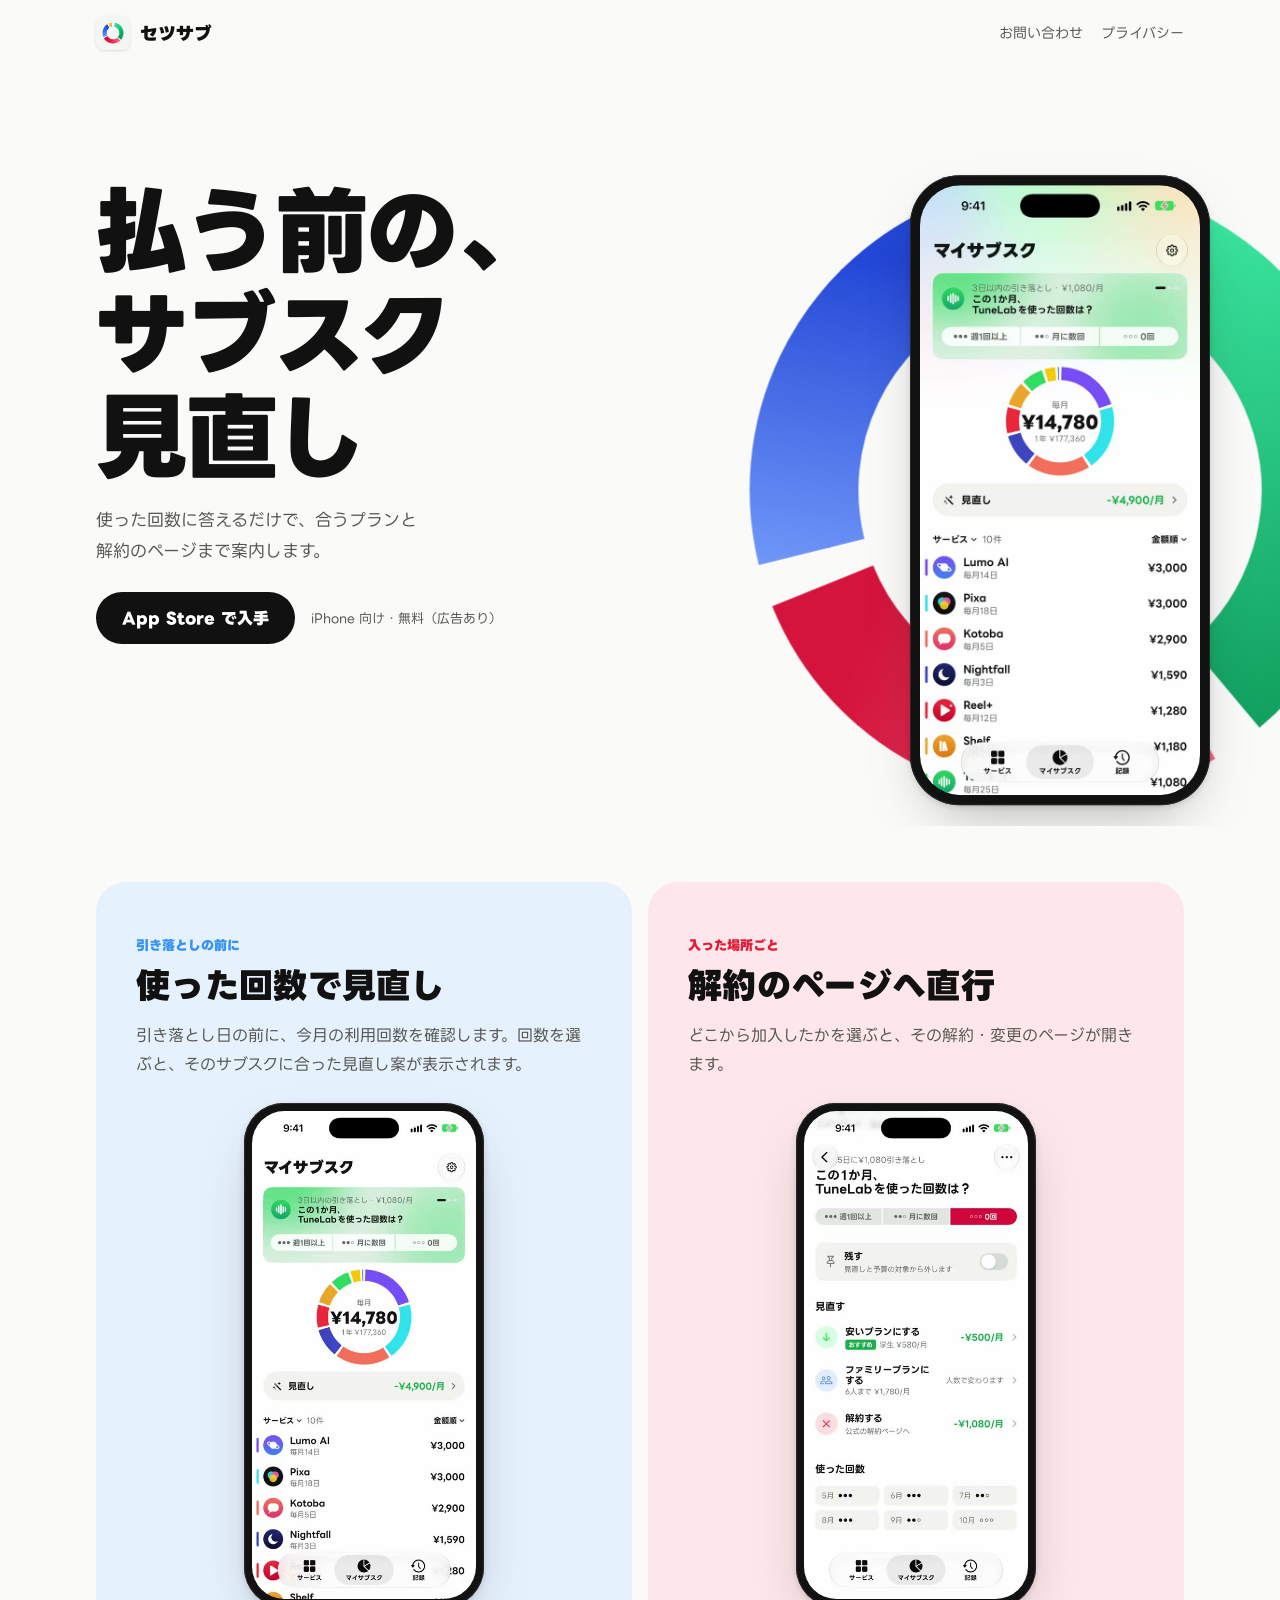
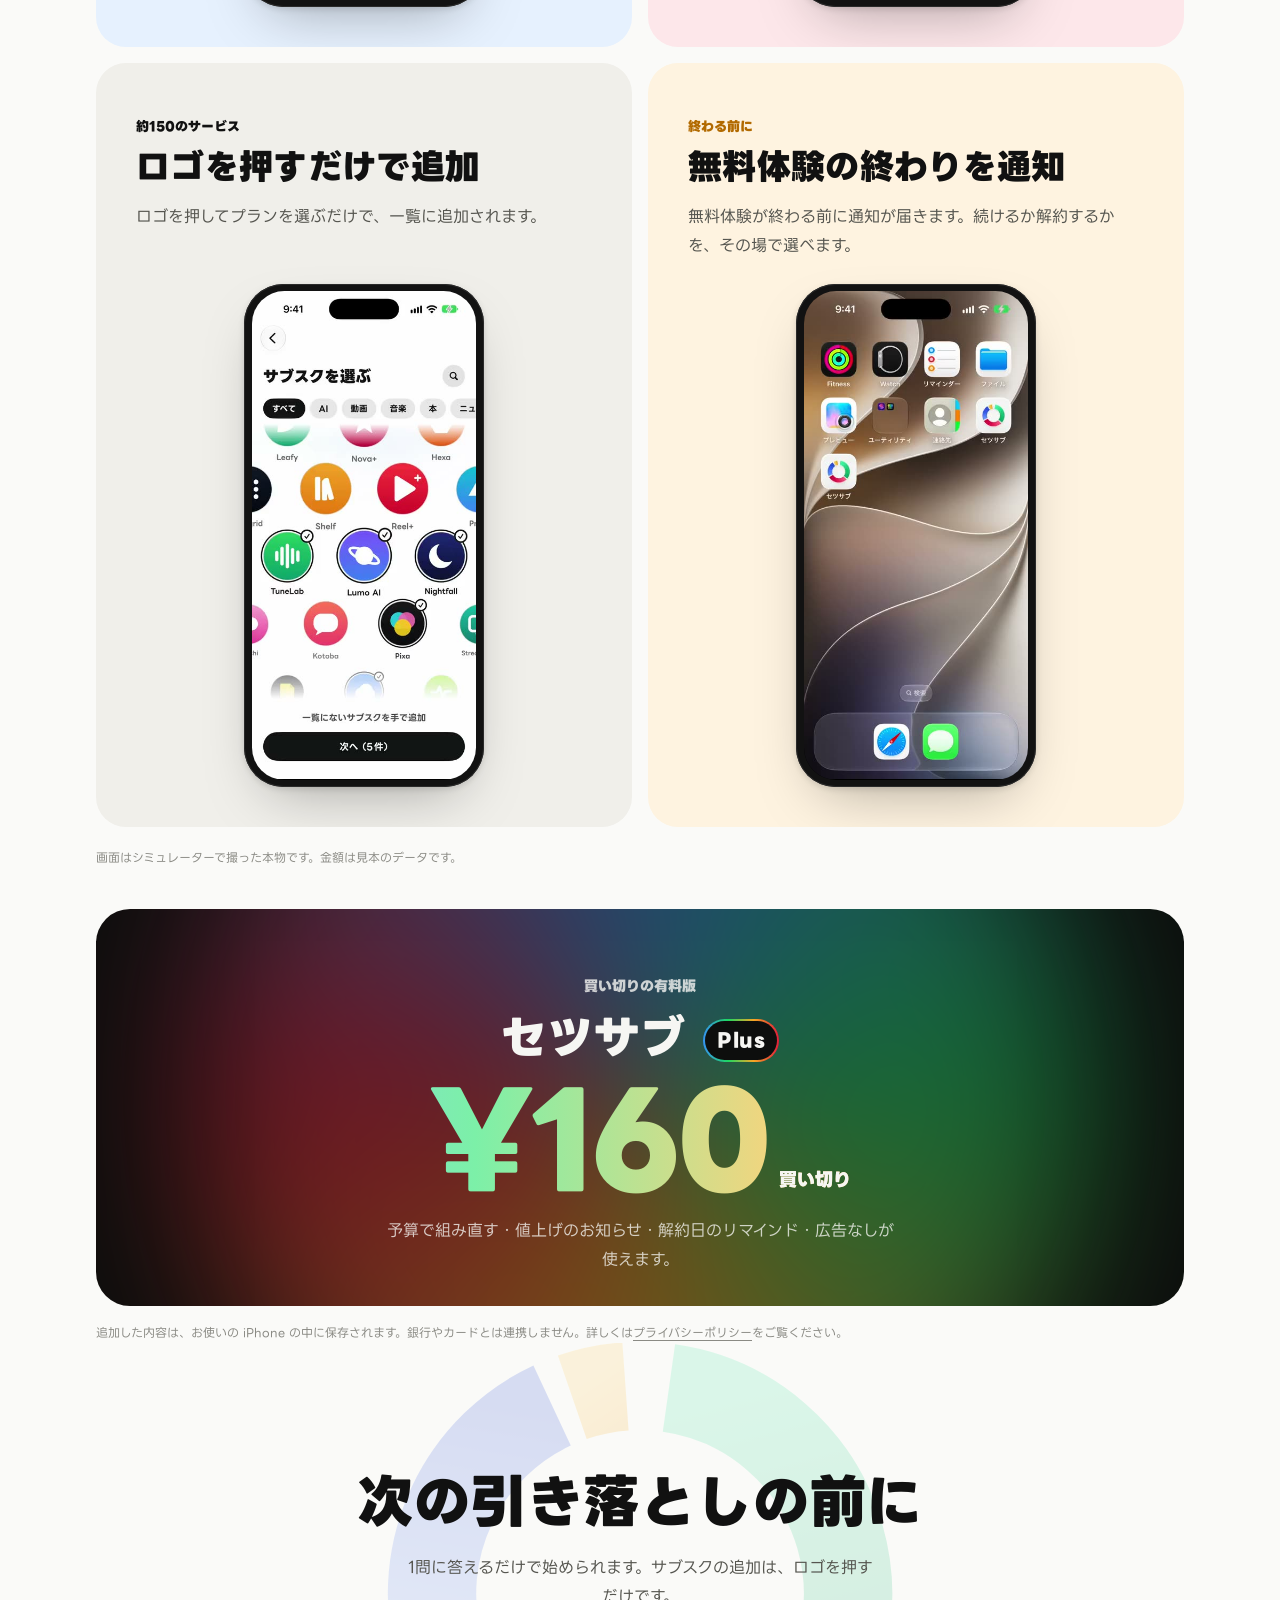
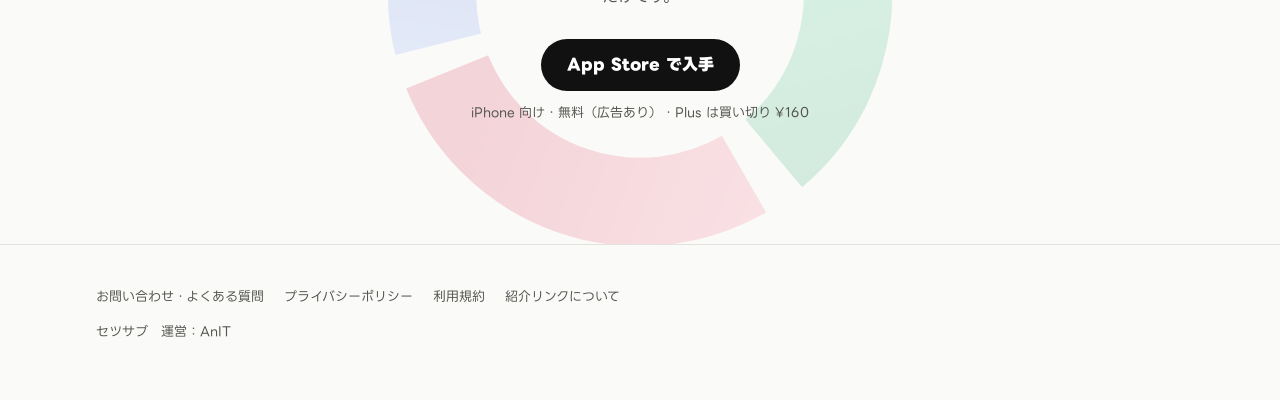
<file: docs/index.html>
<!doctype html>
<html lang="ja">
<head>
<meta charset="utf-8">
<meta name="viewport" content="width=device-width, initial-scale=1">
<title>セツサブ - サブスク見直し</title>
<meta name="description" content="使った回数を1回だけ聞き、学生プランやファミリープランへの変更と、解約のページまで案内するアプリです。">
<!-- リンクを X・LINE などに貼った時の絵と文（絵は絶対 URL でないと出ない） -->
<meta property="og:type" content="website">
<meta property="og:site_name" content="セツサブ">
<meta property="og:title" content="セツサブ - 払う前の、サブスク見直し">
<meta property="og:description" content="使った回数を1回だけ聞き、学生プランやファミリープランへの変更と、解約のページまで案内するアプリです。">
<meta property="og:url" content="https://anit012.github.io/setsusub/">
<meta property="og:image" content="https://anit012.github.io/setsusub/img/og.png">
<meta property="og:image:width" content="1200">
<meta property="og:image:height" content="629">
<meta name="twitter:card" content="summary_large_image">
<link rel="icon" href="./img/icon.png">
<link rel="apple-touch-icon" href="./img/icon.png">
<link rel="preconnect" href="https://fonts.googleapis.com">
<link rel="preconnect" href="https://fonts.gstatic.com" crossorigin>
<link rel="stylesheet" href="https://fonts.googleapis.com/css2?family=LINE+Seed+JP:wght@400;700;800&display=swap">
<link rel="stylesheet" href="./lp-base.css">
<style>
/* C：大きな数字と輪が主役。面いっぱいの4色の輪、大きな札のカード、4つの段の帯 */
:root { --tint-blue: #E6F1FE; --tint-green: #E3F9EB; --tint-orange: #FEF3E0; --tint-red: #FDE7EA; }
@media (prefers-color-scheme: dark) { :root:not([data-theme="light"]) { --tint-blue: #0F2133; --tint-green: #0E2618; --tint-orange: #2B2010; --tint-red: #2E1015; } }
:root[data-theme="dark"] { --tint-blue: #0F2133; --tint-green: #0E2618; --tint-orange: #2B2010; --tint-red: #2E1015; }

/* 面いっぱいの輪 */
.hero { position: relative; overflow: hidden; padding: 8px 0 0; }
.hero .wrap { position: relative; z-index: 1; }
.hero h1 { font-size: clamp(40px, 11.5vw, 92px); line-height: 1.12; letter-spacing: -.02em; }
.hero .lead { margin-top: 18px; font-size: 17px; color: var(--ink-2); max-width: 30em; }
.hero .cta { margin-top: 26px; display: flex; flex-wrap: wrap; align-items: center; gap: 12px 16px; }
.ring-stage { position: relative; height: 680px; margin-top: 12px; }
.ring-stage svg.ring { position: absolute; left: 50%; top: 50%; width: 640px; height: 640px; transform: translate(-50%, -50%); overflow: visible; }
.ring-stage .phone { --w: 236px; position: absolute; left: 50%; top: 50%; transform: translate(-50%, -50%); }
.ring .arc { fill: none; stroke-width: 34; transform-box: view-box; transform-origin: 100px 100px; transform: rotate(var(--rot)); animation: assemble .95s cubic-bezier(.3,.35,.25,1) both; }
@keyframes assemble {
  from { stroke-dasharray: 0 503; transform: rotate(calc(var(--rot) - 150deg)) scale(1.3); }
}
.ring-cap { position: absolute; left: 0; right: 0; bottom: 8px; text-align: center; }
@media (min-width: 960px) {
  .hero { min-height: 760px; padding-top: 40px; }
  .hero .wrap { display: grid; grid-template-columns: minmax(0, 560px) 1fr; }
  .hero-text { padding-top: 72px; max-width: 520px; }
  /* 輪と電話は、文の列（中央 1120px）に付いて動く。画面の右の端に付けると、広い画面で間が空く（1920px で電話だけ右へ飛んだ） */
  .ring-stage { position: absolute; left: calc(50% + min(50vw - 220px, 480px) - 450px); top: -6px; width: 900px; height: 860px; margin: 0; z-index: 0; }
  .ring-stage svg.ring { width: 860px; height: 860px; }
  .ring-stage .phone { --w: 300px; }
  .ring-cap { bottom: 24px; }
}

/* 大きな数字の札 */
.numbers { padding: 72px 0 24px; }
.numbers h2, .sec-title { font-size: clamp(26px, 6.4vw, 44px); }
.sec-lead { margin-top: 12px; color: var(--ink-2); max-width: 36em; }
.num-grid { margin-top: 32px; display: grid; grid-template-columns: 1fr 1fr; gap: 10px; }
.num { padding: 20px 18px; border-radius: 22px; background: var(--surface); }
.num b { display: block; white-space: nowrap; font-size: clamp(40px, 11vw, 64px); font-weight: 800; line-height: 1.05; letter-spacing: -.02em; color: var(--c, var(--ink)); }
.num b small { font-size: .42em; letter-spacing: 0; margin-left: 2px; }
.num span { display: block; margin-top: 8px; font-size: 14px; color: var(--ink-2); line-height: 1.6; }
.num.wide { grid-column: 1 / -1; }
@media (min-width: 960px) { .num-grid { grid-template-columns: repeat(5, 1fr); } .num.wide { grid-column: auto; } .num b { font-size: 52px; } }

/* 大きなカード */
.cards { padding: 56px 0; display: grid; gap: 14px; }
.card { border-radius: 30px; background: var(--tint, var(--surface)); padding: 28px 20px 0; overflow: hidden; display: grid; gap: 24px; }
.card .label { font-size: 13px; font-weight: 800; color: var(--c, var(--ink-2)); }
.card h3 { margin-top: 6px; font-size: clamp(24px, 6vw, 34px); }
.card h3 .plus-tag { font-size: 13px; vertical-align: .3em; background: linear-gradient(var(--tint), var(--tint)) padding-box, linear-gradient(90deg, var(--blue), var(--green), var(--orange), var(--red)) border-box; }
.card p { margin-top: 12px; color: var(--ink-2); }
.card .shot { display: flex; justify-content: center; align-items: flex-end; }
.card .phone { --w: 250px; }
.card.blue { --tint: var(--tint-blue); --c: var(--blue); }
.card.green { --tint: var(--tint-green); --c: var(--green-ink); }
.card.orange { --tint: var(--tint-orange); --c: #B26A00; }
.card.red { --tint: var(--tint-red); --c: var(--red); }
.card.ink { --tint: var(--surface); --c: var(--ink); }
/* Plus の機能（予算で組み直す）は、アプリの Plus のカードと同じ4色を薄く流す（ほかのカードと色を重ねない） */
.card.plus { --tint: var(--surface); --c: var(--ink);
  background: linear-gradient(135deg, color-mix(in srgb, var(--blue) 16%, var(--surface)), color-mix(in srgb, var(--green) 14%, var(--surface)) 40%, color-mix(in srgb, var(--orange) 12%, var(--surface)) 70%, color-mix(in srgb, var(--red) 10%, var(--surface))); }
@media (prefers-color-scheme: dark) { :root:not([data-theme="light"]) .card.orange { --c: var(--orange); } }
@media (min-width: 960px) {
  .cards { grid-template-columns: repeat(6, 1fr); gap: 16px; }
  .card { padding: 40px 40px 0; grid-template-columns: 1fr; }
  .card.span-4 { grid-column: span 4; grid-template-columns: 1fr auto; align-items: end; }
  .card.span-2 { grid-column: span 2; }
  .card.span-2 h3 { font-size: 26px; }
  .card.span-3 { grid-column: span 3; }
  .card.span-4 .text { align-self: center; padding-bottom: 40px; }
  .card .phone { --w: 270px; }
}
.cards-note { margin-top: -36px; padding-bottom: 40px; }
.data-note { margin: 16px 0 0; }
@media (min-width: 960px) { .cards.four .card { grid-column: span 3; } }
/* スマホは丸ごと見せる（下を切ると欠けて見える。2026-10-25 本人・お父さん） */
.card { padding-bottom: 28px; }
.card .phone { --w: 210px; margin-bottom: 0; }
@media (min-width: 960px) { .card { padding-bottom: 40px; } .card .phone { --w: 240px; } }

/* 見直しの流れ：スマホは縦の1本道。大きい番号を、アプリの4色で塗り分けた線でつなぐ（線はスクロールに合わせて伸びる） */
.flow { padding: 64px 0; }
.flow ol { list-style: none; margin: 36px 0 0; padding: 0; position: relative; display: grid; gap: 40px; }
.flow ol::before, .flow ol::after { content: ""; position: absolute; left: 27px; top: 28px; bottom: 28px; width: 4px; border-radius: 2px; }
.flow ol::before { background: var(--surface-2); }
.flow ol::after { background: linear-gradient(var(--blue), var(--green) 33%, var(--red) 67%, var(--orange)); }
@supports (animation-timeline: view()) {
  .flow ol::after { animation: flow-line linear both; animation-timeline: view(); animation-range: entry 40% cover 70%; }
  @keyframes flow-line { from { clip-path: inset(0 0 100% 0); } to { clip-path: inset(0); } }
}
.flow li { position: relative; z-index: 1; display: grid; grid-template-columns: 58px 1fr; gap: 0 16px; align-items: start; }
.flow .step-num { width: 58px; height: 58px; border-radius: 50%; background: var(--c); color: #fff; display: grid; place-items: center; font-size: 28px; font-weight: 800; line-height: 1; box-shadow: 0 0 0 6px var(--bg); }
.flow .step-body { padding-top: 6px; }
.flow li h3 { font-size: 22px; color: var(--c); }
.flow li p { margin-top: 6px; font-size: 14px; color: var(--ink-2); line-height: 1.6; }
.flow li .phone { --w: 200px; grid-column: 2; margin-top: 16px; }
.flow li:nth-child(1) { --c: var(--blue); }
.flow li:nth-child(2) { --c: var(--green-ink); }
.flow li:nth-child(3) { --c: var(--red); }
.flow li:nth-child(4) { --c: #B26A00; }
@media (prefers-color-scheme: dark) { :root:not([data-theme="light"]) .flow li:nth-child(4) { --c: var(--orange); } }
:root[data-theme="dark"] .flow li:nth-child(4) { --c: var(--orange); }
/* PC は横の1本道。番号の列を同じ4色の線で横につなぐ */
@media (min-width: 960px) {
  .flow ol { grid-template-columns: repeat(4, 1fr); gap: 28px; }
  .flow ol::before, .flow ol::after { left: 12.5%; right: 12.5%; top: 27px; bottom: auto; width: auto; height: 4px; }
  .flow ol::after { background: linear-gradient(90deg, var(--blue), var(--green) 33%, var(--red) 67%, var(--orange)); }
  @supports (animation-timeline: view()) { @keyframes flow-line { from { clip-path: inset(0 100% 0 0); } to { clip-path: inset(0); } } }
  .flow li { grid-template-columns: 1fr; justify-items: center; text-align: center; gap: 16px; }
  .flow .step-body { padding-top: 0; }
  .flow li p { max-width: 15em; }
  .flow li .phone { --w: 210px; grid-column: auto; margin-top: 0; }
}

/* ダークモード */
.dark { padding: 56px 0; display: grid; gap: 28px; align-items: center; }
.dark .pair { display: flex; justify-content: center; gap: 14px; }
.dark .pair .phone { --w: 165px; }
@media (min-width: 960px) { .dark { grid-template-columns: 1fr auto; gap: 64px; } .dark .pair .phone { --w: 230px; } }

/* Plus とデータ */
.plus-data { padding: 40px 0 0; display: grid; gap: 14px; }
.box { border-radius: 30px; padding: 28px 20px; background: var(--surface); }
.box.plus { background: var(--ink); color: var(--bg); }
.box.plus .plus-tag { background: linear-gradient(var(--ink), var(--ink)) padding-box, linear-gradient(90deg, var(--blue), var(--green), var(--orange), var(--red)) border-box; color: var(--bg); }
.box h2 { font-size: clamp(24px, 6vw, 34px); }
.box .big-price { margin-top: 10px; font-size: clamp(56px, 16vw, 88px); font-weight: 800; line-height: 1; letter-spacing: -.02em; }
.box .big-price small { font-size: 18px; letter-spacing: 0; margin-left: 8px; }
.box > p { margin-top: 12px; opacity: .78; }
.box ul { list-style: none; margin: 20px 0 0; padding: 0; display: grid; gap: 12px; }
.box li b { display: block; }
.box li span { opacity: .72; font-size: 15px; }
.box.plus .soon { background: rgba(255,255,255,.14); color: inherit; }
@media (prefers-color-scheme: dark) { :root:not([data-theme="light"]) .box.plus .soon { background: rgba(0,0,0,.1); } }
@media (min-width: 960px) { .plus-data { gap: 16px; } .box { padding: 44px; } .box ul { grid-template-columns: repeat(3, 1fr); gap: 18px 24px; } }

.final { position: relative; overflow: hidden; text-align: center; padding: 120px 0; }
.final .final-mark { left: 50%; top: 50%; width: 520px; height: 520px; transform: translate(-50%, -50%); opacity: .16; }
.final h2 { position: relative; font-size: clamp(30px, 8vw, 56px); }
.final p { position: relative; margin: 14px auto 0; color: var(--ink-2); max-width: 30em; }
.final .cta { position: relative; margin-top: 28px; display: flex; flex-direction: column; align-items: center; gap: 10px; }

/* Plus：面いっぱいの黒地に、アプリの4色の輪がゆっくり回る光。機能は本物の画面つき */
.plus-hero { position: relative; overflow: hidden; border-radius: 34px; background: #0D0E0D; color: #F6F6F3; padding: 44px 20px 40px; isolation: isolate; grid-column: 1 / -1; }
.plus-glow { position: absolute; left: 50%; top: -260px; width: 900px; height: 900px; margin-left: -450px; z-index: -1; filter: blur(80px); opacity: .45;
  background: conic-gradient(from 0deg, var(--blue), var(--green), var(--orange), var(--red), var(--blue));
  border-radius: 50%; animation: plus-spin 18s linear infinite; }
@keyframes plus-spin { to { transform: rotate(1turn); } }
@media (prefers-reduced-motion: reduce) { .plus-glow { animation: none; } }
.plus-head { text-align: center; }
.plus-kicker { font-size: 14px; font-weight: 800; opacity: .8; }
.plus-hero h2 { margin-top: 8px; font-size: clamp(30px, 8vw, 46px); }
.plus-hero .plus-tag { font-size: .42em; vertical-align: .35em; padding: 3px 12px; border: 2px solid transparent; border-radius: 999px;
  background: linear-gradient(#0D0E0D, #0D0E0D) padding-box, linear-gradient(90deg, var(--blue), var(--green), var(--orange), var(--red)) border-box; }
.plus-price { margin-top: 6px; font-size: clamp(72px, 22vw, 128px); font-weight: 800; line-height: 1; letter-spacing: -.03em;
  background: linear-gradient(90deg, #8EC5FF, #7CF0A8, #FFD27A, #FF8A9B); -webkit-background-clip: text; background-clip: text; color: transparent; }
.plus-price small { font-size: 18px; letter-spacing: 0; margin-left: 10px; color: #F6F6F3; -webkit-text-fill-color: #F6F6F3; }
.plus-lead { margin: 14px auto 0; max-width: 32em; opacity: .78; }
.plus-grid { margin-top: 32px; display: grid; gap: 12px; }
.pf { background: rgba(255,255,255,.06); border-radius: 24px; padding: 20px 18px 20px; display: grid; gap: 16px; overflow: hidden; }
.pf-text b { display: block; font-size: 19px; }
.pf-text span { display: block; margin-top: 6px; font-size: 14px; opacity: .74; }
.pf-shot { display: flex; justify-content: center; }
.pf-shot .phone { --w: 210px; --bezel: #3A3A3D; --bezel-edge: rgba(255,255,255,.32); }
.pf-small { list-style: none; margin: 0; padding: 18px; display: grid; gap: 14px; background: rgba(255,255,255,.07); border-radius: 24px; }
.pf-small b { display: block; font-size: 16px; }
.pf-small em { font-style: normal; font-size: 11px; font-weight: 800; padding: 2px 8px; border-radius: 999px; background: rgba(255,255,255,.14); margin-left: 4px; vertical-align: .15em; }
.pf-small span { font-size: 14px; opacity: .72; }
@media (min-width: 960px) {
  .plus-hero { padding: 64px 48px 32px; }
  .plus-grid { grid-template-columns: 1fr 1fr; }
  .pf.wide { grid-column: 1 / -1; grid-template-columns: 1fr 1fr; align-items: center; padding-bottom: 20px; }
  .pf.wide .pf-shot .phone { --w: 240px; }

  .pf-small { grid-column: 1 / -1; grid-template-columns: repeat(3, 1fr); }
}

/* アプリのアイコンと同じ輪（ベクター）。読み込んだ瞬間に、散った欠片が回りながら集まる */
.ring-mark, .final-mark { position: absolute; overflow: visible; }
.ring-mark { left: 50%; top: 50%; width: 640px; height: 640px; transform: translate(-50%, -50%); animation: mark-turn .9s cubic-bezier(.3,.35,.25,1) both; }
.ring-mark .piece { transform-box: view-box; transform-origin: 100px 100px; animation: piece-in .8s cubic-bezier(.34,1.3,.64,1) both; animation-delay: var(--d); }
@keyframes piece-in { from { opacity: 0; transform: rotate(var(--r)) scale(.4); } }
@keyframes mark-turn { from { transform: translate(-50%, -50%) rotate(-35deg); } }
@media (prefers-reduced-motion: reduce) { .ring-mark, .ring-mark .piece { animation: none; } }
</style>
</head>
<body>
<header class="site-header">
  <div class="wrap">
    <a class="brand" href="./index.html"><img src="./img/icon.png" alt="">セツサブ</a>
    <nav class="site-nav" aria-label="サイト内">
      <a href="./support.html">お問い合わせ</a>
      <a class="opt" href="./privacy.html">プライバシー</a>
    </nav>
  </div>
</header>

<main>
  <section class="hero">
    <div class="wrap">
      <div class="hero-text">
        <h1>払う前の、<br><span class="nw">サブスク</span><wbr><span class="nw">見直し</span></h1>
        <p class="lead"><span class="nw">使った回数に答えるだけで、</span><wbr><span class="nw">合うプランと</span><wbr><span class="nw">解約のページまで</span><wbr><span class="nw">案内します。</span></p>
        <div class="cta">
          <!-- TODO: App Store の URL が決まったら href を差し替える -->
          <a class="button" href="https://apps.apple.com/jp/app/id6826775720">App Store で入手</a>
          <span class="cta-note">iPhone 向け・無料（広告あり）</span>
        </div>
      </div>
    </div>
    <div class="ring-stage">
      <!-- アプリのアイコンの4つの欠片そのもの。読み込んだ瞬間に、散った欠片が回りながら集まって輪になる（アプリの RingMark と同じ動き） -->
      <svg class="ring-mark" viewBox="0 0 200 200" aria-hidden="true"><defs><linearGradient id="ring-mark-g" gradientUnits="userSpaceOnUse" x1="130" y1="20" x2="170" y2="170"><stop offset="0" stop-color="#3BE6A0"/><stop offset="1" stop-color="#12A05F"/></linearGradient><linearGradient id="ring-mark-r" gradientUnits="userSpaceOnUse" x1="40" y1="140" x2="170" y2="190"><stop offset="0" stop-color="#D4143C"/><stop offset="1" stop-color="#FF6F8E"/></linearGradient><linearGradient id="ring-mark-b" gradientUnits="userSpaceOnUse" x1="60" y1="30" x2="40" y2="150"><stop offset="0" stop-color="#2347D6"/><stop offset="1" stop-color="#7FA8FF"/></linearGradient><linearGradient id="ring-mark-o" gradientUnits="userSpaceOnUse" x1="90" y1="10" x2="110" y2="40"><stop offset="0" stop-color="#FFC94A"/><stop offset="1" stop-color="#F59E0B"/></linearGradient></defs><path d="M111.13 20.78 A80 80 0 0 1 151.42 161.28" fill="none" stroke="url(#ring-mark-g)" stroke-width="34" stroke-linecap="butt" class="piece" style="--len:184.3;--d:0.00s;--r:-60deg"/><path d="M140.00 169.28 A80 80 0 0 1 25.83 129.97" fill="none" stroke="url(#ring-mark-r)" stroke-width="34" stroke-linecap="butt" class="piece" style="--len:136.8;--d:0.07s;--r:-85deg"/><path d="M22.38 119.35 A80 80 0 0 1 66.19 27.50" fill="none" stroke="url(#ring-mark-b)" stroke-width="34" stroke-linecap="butt" class="piece" style="--len:110.3;--d:0.14s;--r:-110deg"/><path d="M73.95 24.36 A80 80 0 0 1 94.42 20.19" fill="none" stroke="url(#ring-mark-o)" stroke-width="34" stroke-linecap="butt" class="piece" style="--len:20.9;--d:0.21s;--r:-135deg"/></svg>
      <div class="phone"><div class="screen">
        <video data-auto autoplay muted loop playsinline preload="auto" poster="./video/launch.jpg" aria-label="起動の画面の録画。4色の帯が輪になり、マイサブスクに移る"><source src="./video/launch.mp4" type="video/mp4"></video>
      </div></div>
    </div>
  </section>

  <div class="wrap">

    <section class="cards four" aria-label="できること">
      <article class="card blue">
        <div class="text">
          <p class="label">引き落としの前に</p>
          <h3>使った回数で見直し</h3>
          <p>引き落とし日の前に、今月の利用回数を確認します。回数を選ぶと、そのサブスクに合った見直し案が表示されます。</p>
        </div>
        <div class="shot"><div class="phone"><div class="screen"><video data-auto muted loop playsinline preload="metadata" poster="./img/flow/answer.jpg" aria-label="TuneLab の使った回数に0回と答え、学生プランの提案が出て、詳細に見直し案が並ぶ録画"><source src="./img/flow/answer.mp4" type="video/mp4"></video></div></div></div>
      </article>
      <article class="card red">
        <div class="text">
          <p class="label">入った場所ごと</p>
          <h3>解約のページへ直行</h3>
          <p>どこから加入したかを選ぶと、その解約・変更のページが開きます。</p>
        </div>
        <div class="shot"><div class="phone"><div class="screen"><video data-auto muted loop playsinline preload="metadata" poster="./img/flow/cancel.jpg" aria-label="解約するを押し、加入した場所を選び、解約しましたかに答えて合計が減る録画"><source src="./img/flow/cancel.mp4" type="video/mp4"></video></div></div></div>
      </article>
      <article class="card ink">
        <div class="text">
          <p class="label">約150のサービス</p>
          <h3>ロゴを押すだけで追加</h3>
          <p>ロゴを押してプランを選ぶだけで、一覧に追加されます。</p>
        </div>
        <div class="shot"><div class="phone"><div class="screen"><video data-auto muted loop playsinline preload="metadata" poster="./img/flow/add.jpg" aria-label="ロゴを押してサブスクを選び、プランを確かめて追加する録画"><source src="./img/flow/add.mp4" type="video/mp4"></video></div></div></div>
      </article>
      <article class="card orange">
        <div class="text">
          <p class="label">終わる前に</p>
          <h3>無料体験の終わりを通知</h3>
          <p>無料体験が終わる前に通知が届きます。続けるか解約するかを、その場で選べます。</p>
        </div>
        <div class="shot"><div class="phone"><div class="screen"><video data-auto muted loop playsinline preload="metadata" poster="./img/flow/trial.jpg" aria-label="無料体験が終わる通知が届き、開くとマイサブスクの上にカードが出る録画"><source src="./img/flow/trial.mp4" type="video/mp4"></video></div></div></div>
      </article>
    </section>
    <p class="shot-note cards-note">画面はシミュレーターで撮った本物です。金額は見本のデータです。</p>

    <section class="plus-hero" aria-labelledby="plus-title">
      <div class="plus-glow" aria-hidden="true"></div>
      <div class="plus-head">
        <p class="plus-kicker">買い切りの有料版</p>
        <h2 id="plus-title">セツサブ <span class="plus-tag">Plus</span></h2>
        <p class="plus-price">¥160<small>買い切り</small></p>
        <p class="plus-lead">予算で組み直す・値上げのお知らせ・解約日のリマインド・広告なしが使えます。</p>
      </div>
    </section>
    <p class="shot-note data-note">追加した内容は、お使いの iPhone の中に保存されます。銀行やカードとは連携しません。詳しくは<a href="./privacy.html">プライバシーポリシー</a>をご覧ください。</p>
  </div>

  <section class="final">
    <svg class="final-mark" viewBox="0 0 200 200" aria-hidden="true"><defs><linearGradient id="final-mark-g" gradientUnits="userSpaceOnUse" x1="130" y1="20" x2="170" y2="170"><stop offset="0" stop-color="#3BE6A0"/><stop offset="1" stop-color="#12A05F"/></linearGradient><linearGradient id="final-mark-r" gradientUnits="userSpaceOnUse" x1="40" y1="140" x2="170" y2="190"><stop offset="0" stop-color="#D4143C"/><stop offset="1" stop-color="#FF6F8E"/></linearGradient><linearGradient id="final-mark-b" gradientUnits="userSpaceOnUse" x1="60" y1="30" x2="40" y2="150"><stop offset="0" stop-color="#2347D6"/><stop offset="1" stop-color="#7FA8FF"/></linearGradient><linearGradient id="final-mark-o" gradientUnits="userSpaceOnUse" x1="90" y1="10" x2="110" y2="40"><stop offset="0" stop-color="#FFC94A"/><stop offset="1" stop-color="#F59E0B"/></linearGradient></defs><path d="M111.13 20.78 A80 80 0 0 1 151.42 161.28" fill="none" stroke="url(#final-mark-g)" stroke-width="34" stroke-linecap="butt"/><path d="M140.00 169.28 A80 80 0 0 1 25.83 129.97" fill="none" stroke="url(#final-mark-r)" stroke-width="34" stroke-linecap="butt"/><path d="M22.38 119.35 A80 80 0 0 1 66.19 27.50" fill="none" stroke="url(#final-mark-b)" stroke-width="34" stroke-linecap="butt"/><path d="M73.95 24.36 A80 80 0 0 1 94.42 20.19" fill="none" stroke="url(#final-mark-o)" stroke-width="34" stroke-linecap="butt"/></svg>
    <div class="wrap">
      <h2>次の引き落としの前に</h2>
      <p>1問に答えるだけで始められます。サブスクの追加は、ロゴを押すだけです。</p>
      <div class="cta">
        <!-- TODO: App Store の URL が決まったら href を差し替える -->
        <a class="button" href="https://apps.apple.com/jp/app/id6826775720">App Store で入手</a>
        <span class="cta-note">iPhone 向け・無料（広告あり）・Plus は買い切り ¥160</span>
      </div>
    </div>
  </section>
</main>

<footer class="site-footer">
  <div class="wrap">
    <nav aria-label="サイトの案内">
      <a href="./support.html">お問い合わせ・よくある質問</a>
      <a href="./privacy.html">プライバシーポリシー</a>
      <a href="./terms.html">利用規約</a>
      <a href="./referral.html">紹介リンクについて</a>
    </nav>
    <p>セツサブ　運営：AnIT</p>
  </div>
</footer>
<script src="./lp-video.js"></script>
</body>
</html>
</file>
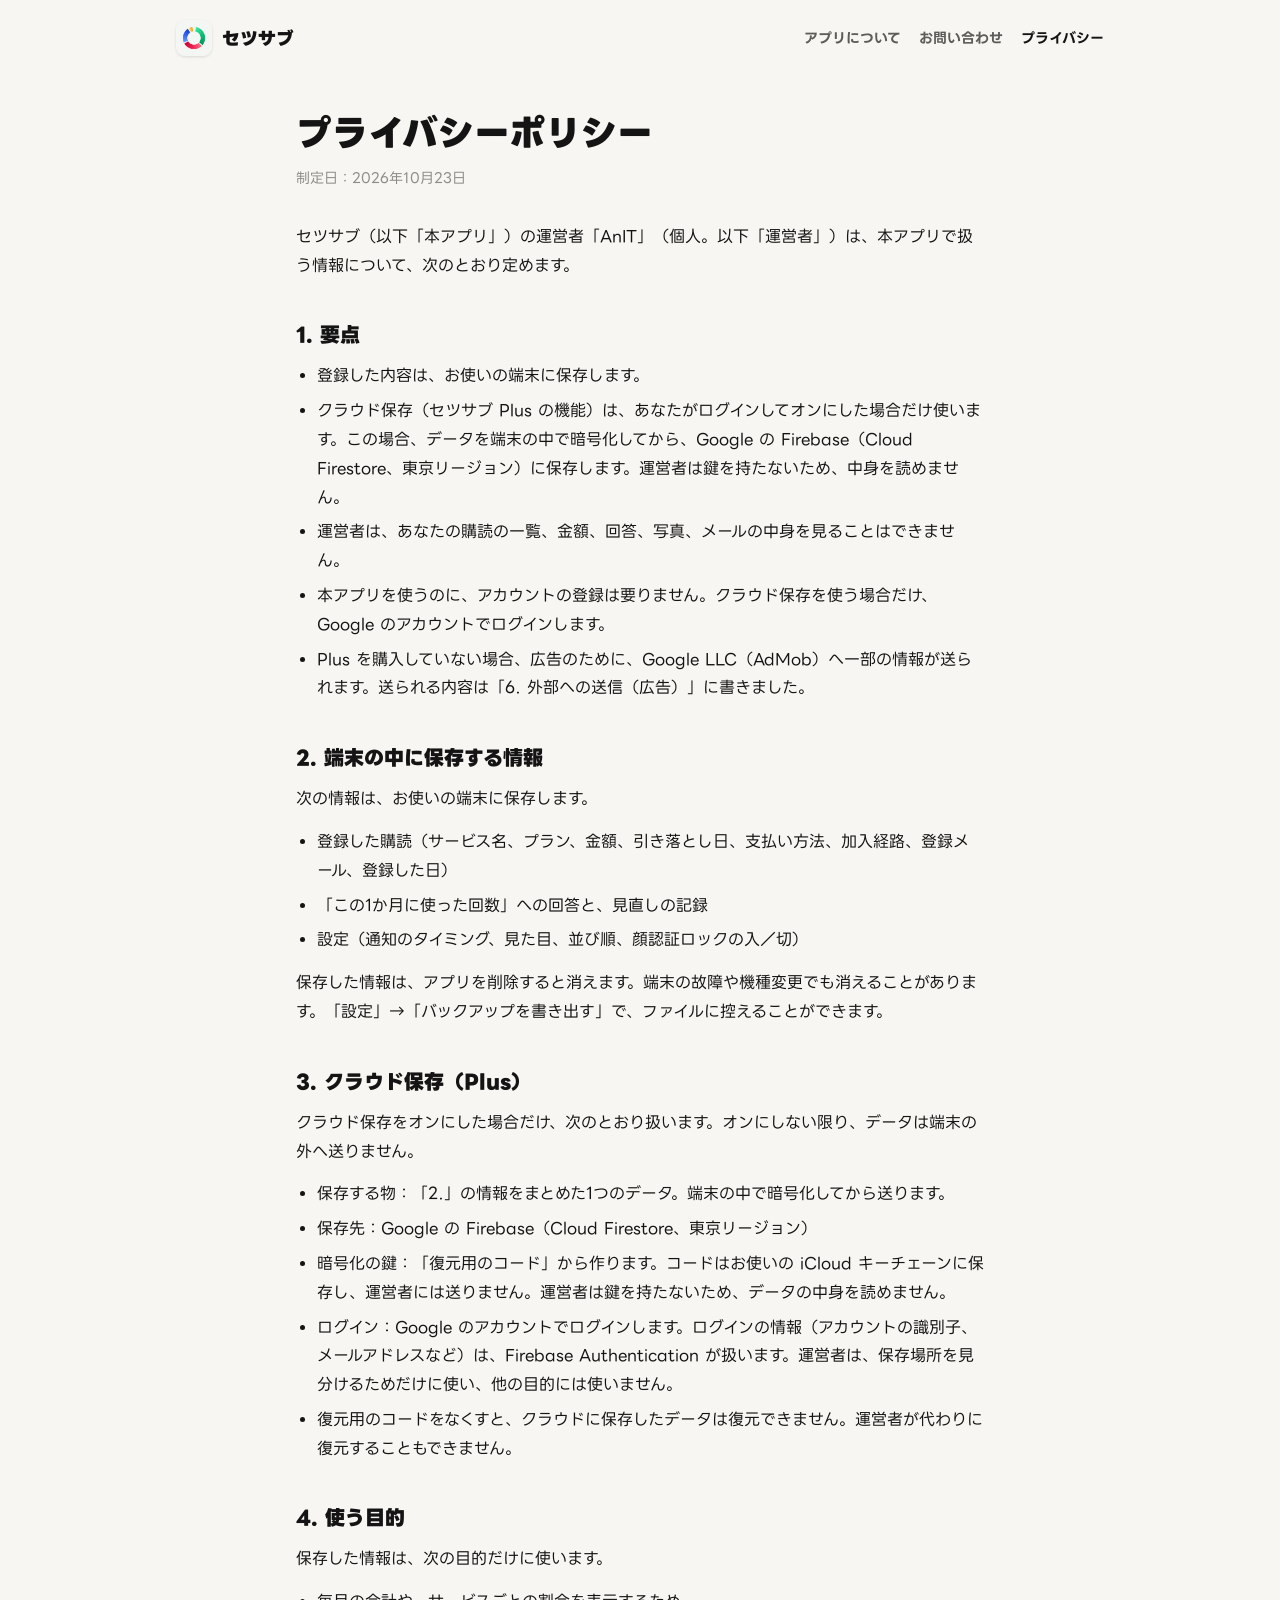
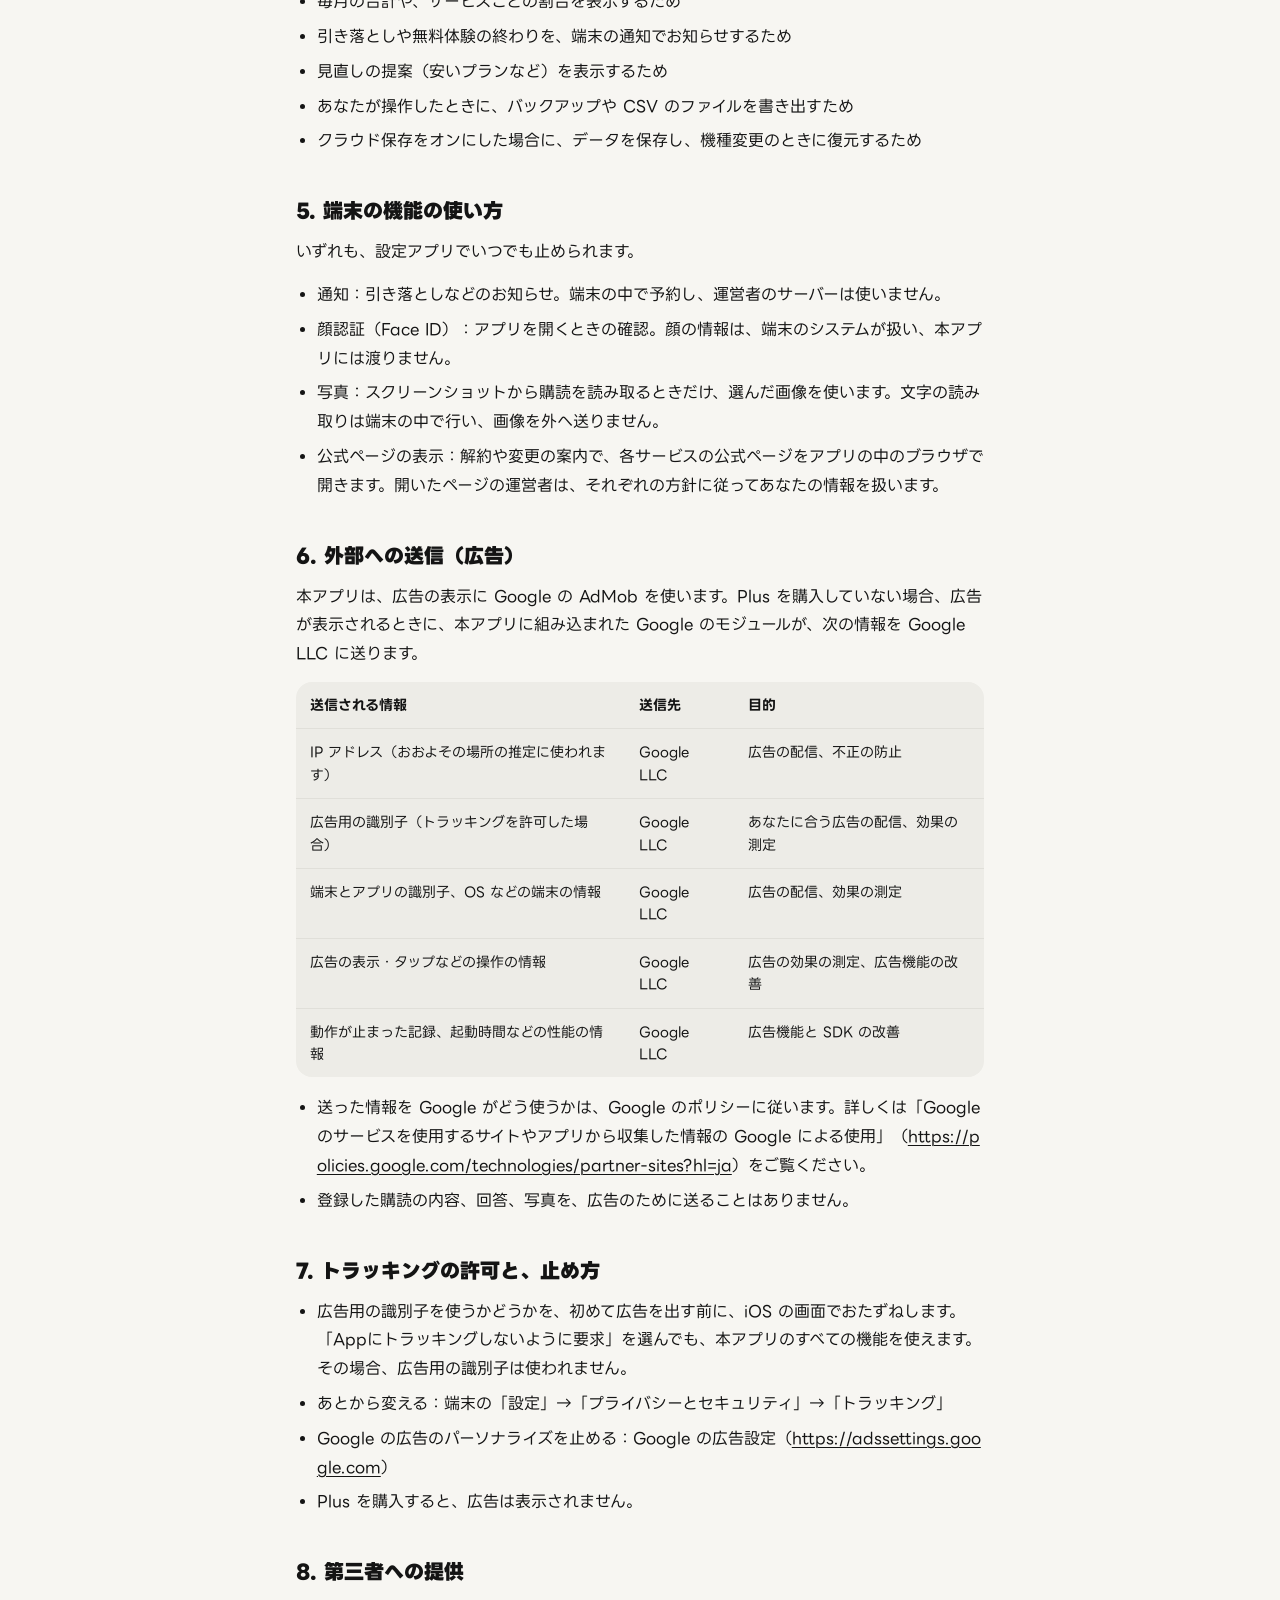
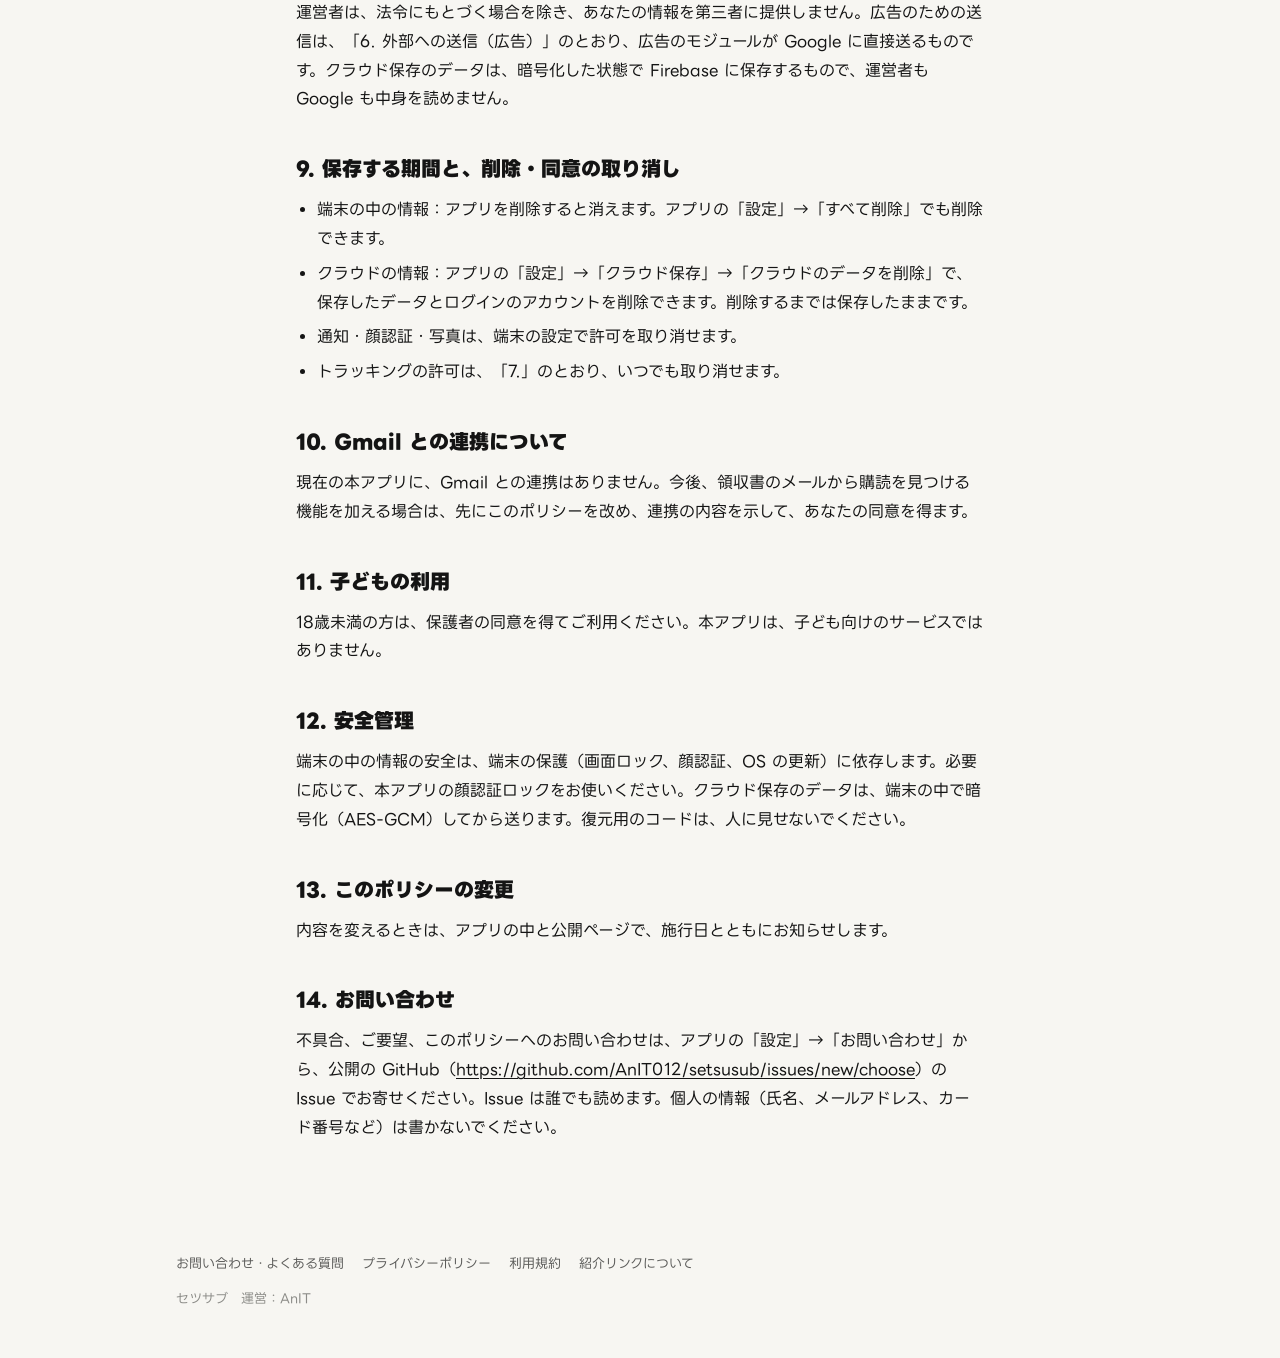
<file: docs/privacy.html>
<!doctype html>
<html lang="ja">
<head>
<meta charset="utf-8">
<meta name="viewport" content="width=device-width, initial-scale=1">
<title>プライバシーポリシー - セツサブ</title>
<meta name="description" content="セツサブのプライバシーポリシー">
<link rel="icon" href="img/icon.png">
<link rel="apple-touch-icon" href="img/icon.png">
<link rel="preconnect" href="https://fonts.googleapis.com">
<link rel="preconnect" href="https://fonts.gstatic.com" crossorigin>
<link rel="stylesheet" href="https://fonts.googleapis.com/css2?family=LINE+Seed+JP:wght@400;700;800&display=swap">
<link rel="stylesheet" href="style.css">
</head>
<body>
<header class="site-header">
  <div class="wrap">
    <a class="brand" href="index.html"><img src="img/icon.png" alt="">セツサブ</a>
    <nav class="site-nav" aria-label="サイト内">
      <a href="index.html">アプリについて</a>
      <a href="support.html">お問い合わせ</a>
      <a href="privacy.html" aria-current="page">プライバシー</a>
    </nav>
  </div>
</header>

<main class="doc">
  <article class="wrap narrow">
    <h1>プライバシーポリシー</h1>
    <p class="meta">制定日：2026年10月23日</p>
<p>セツサブ（以下「本アプリ」）の運営者「AnIT」（個人。以下「運営者」）は、本アプリで扱う情報について、次のとおり定めます。</p>
<h2>1. 要点</h2>
<ul>
  <li>登録した内容は、お使いの端末に保存します。</li>
  <li>クラウド保存（セツサブ Plus の機能）は、あなたがログインしてオンにした場合だけ使います。この場合、データを端末の中で暗号化してから、Google の Firebase（Cloud Firestore、東京リージョン）に保存します。運営者は鍵を持たないため、中身を読めません。</li>
  <li>運営者は、あなたの購読の一覧、金額、回答、写真、メールの中身を見ることはできません。</li>
  <li>本アプリを使うのに、アカウントの登録は要りません。クラウド保存を使う場合だけ、Google のアカウントでログインします。</li>
  <li>Plus を購入していない場合、広告のために、Google LLC（AdMob）へ一部の情報が送られます。送られる内容は「6. 外部への送信（広告）」に書きました。</li>
</ul>
<h2>2. 端末の中に保存する情報</h2>
<p>次の情報は、お使いの端末に保存します。</p>
<ul>
  <li>登録した購読（サービス名、プラン、金額、引き落とし日、支払い方法、加入経路、登録メール、登録した日）</li>
  <li>「この1か月に使った回数」への回答と、見直しの記録</li>
  <li>設定（通知のタイミング、見た目、並び順、顔認証ロックの入／切）</li>
</ul>
<p>保存した情報は、アプリを削除すると消えます。端末の故障や機種変更でも消えることがあります。「設定」→「バックアップを書き出す」で、ファイルに控えることができます。</p>
<h2>3. クラウド保存（Plus）</h2>
<p>クラウド保存をオンにした場合だけ、次のとおり扱います。オンにしない限り、データは端末の外へ送りません。</p>
<ul>
  <li>保存する物：「2.」の情報をまとめた1つのデータ。端末の中で暗号化してから送ります。</li>
  <li>保存先：Google の Firebase（Cloud Firestore、東京リージョン）</li>
  <li>暗号化の鍵：「復元用のコード」から作ります。コードはお使いの iCloud キーチェーンに保存し、運営者には送りません。運営者は鍵を持たないため、データの中身を読めません。</li>
  <li>ログイン：Google のアカウントでログインします。ログインの情報（アカウントの識別子、メールアドレスなど）は、Firebase Authentication が扱います。運営者は、保存場所を見分けるためだけに使い、他の目的には使いません。</li>
  <li>復元用のコードをなくすと、クラウドに保存したデータは復元できません。運営者が代わりに復元することもできません。</li>
</ul>
<h2>4. 使う目的</h2>
<p>保存した情報は、次の目的だけに使います。</p>
<ul>
  <li>毎月の合計や、サービスごとの割合を表示するため</li>
  <li>引き落としや無料体験の終わりを、端末の通知でお知らせするため</li>
  <li>見直しの提案（安いプランなど）を表示するため</li>
  <li>あなたが操作したときに、バックアップや CSV のファイルを書き出すため</li>
  <li>クラウド保存をオンにした場合に、データを保存し、機種変更のときに復元するため</li>
</ul>
<h2>5. 端末の機能の使い方</h2>
<p>いずれも、設定アプリでいつでも止められます。</p>
<ul>
  <li>通知：引き落としなどのお知らせ。端末の中で予約し、運営者のサーバーは使いません。</li>
  <li>顔認証（Face ID）：アプリを開くときの確認。顔の情報は、端末のシステムが扱い、本アプリには渡りません。</li>
  <li>写真：スクリーンショットから購読を読み取るときだけ、選んだ画像を使います。文字の読み取りは端末の中で行い、画像を外へ送りません。</li>
  <li>公式ページの表示：解約や変更の案内で、各サービスの公式ページをアプリの中のブラウザで開きます。開いたページの運営者は、それぞれの方針に従ってあなたの情報を扱います。</li>
</ul>
<h2>6. 外部への送信（広告）</h2>
<p>本アプリは、広告の表示に Google の AdMob を使います。Plus を購入していない場合、広告が表示されるときに、本アプリに組み込まれた Google のモジュールが、次の情報を Google LLC に送ります。</p>
<div class="table-scroll"><table>
<thead><tr><th>送信される情報</th><th>送信先</th><th>目的</th></tr></thead>
<tbody>
<tr><td>IP アドレス（おおよその場所の推定に使われます）</td><td>Google LLC</td><td>広告の配信、不正の防止</td></tr>
<tr><td>広告用の識別子（トラッキングを許可した場合）</td><td>Google LLC</td><td>あなたに合う広告の配信、効果の測定</td></tr>
<tr><td>端末とアプリの識別子、OS などの端末の情報</td><td>Google LLC</td><td>広告の配信、効果の測定</td></tr>
<tr><td>広告の表示・タップなどの操作の情報</td><td>Google LLC</td><td>広告の効果の測定、広告機能の改善</td></tr>
<tr><td>動作が止まった記録、起動時間などの性能の情報</td><td>Google LLC</td><td>広告機能と SDK の改善</td></tr>
</tbody></table></div>
<ul>
  <li>送った情報を Google がどう使うかは、Google のポリシーに従います。詳しくは「Google のサービスを使用するサイトやアプリから収集した情報の Google による使用」（<a href="https://policies.google.com/technologies/partner-sites?hl=ja">https://policies.google.com/technologies/partner-sites?hl=ja</a>）をご覧ください。</li>
  <li>登録した購読の内容、回答、写真を、広告のために送ることはありません。</li>
</ul>
<h2>7. トラッキングの許可と、止め方</h2>
<ul>
  <li>広告用の識別子を使うかどうかを、初めて広告を出す前に、iOS の画面でおたずねします。「Appにトラッキングしないように要求」を選んでも、本アプリのすべての機能を使えます。その場合、広告用の識別子は使われません。</li>
  <li>あとから変える：端末の「設定」→「プライバシーとセキュリティ」→「トラッキング」</li>
  <li>Google の広告のパーソナライズを止める：Google の広告設定（<a href="https://adssettings.google.com">https://adssettings.google.com</a>）</li>
  <li>Plus を購入すると、広告は表示されません。</li>
</ul>
<h2>8. 第三者への提供</h2>
<p>運営者は、法令にもとづく場合を除き、あなたの情報を第三者に提供しません。広告のための送信は、「6. 外部への送信（広告）」のとおり、広告のモジュールが Google に直接送るものです。クラウド保存のデータは、暗号化した状態で Firebase に保存するもので、運営者も Google も中身を読めません。</p>
<h2>9. 保存する期間と、削除・同意の取り消し</h2>
<ul>
  <li>端末の中の情報：アプリを削除すると消えます。アプリの「設定」→「すべて削除」でも削除できます。</li>
  <li>クラウドの情報：アプリの「設定」→「クラウド保存」→「クラウドのデータを削除」で、保存したデータとログインのアカウントを削除できます。削除するまでは保存したままです。</li>
  <li>通知・顔認証・写真は、端末の設定で許可を取り消せます。</li>
  <li>トラッキングの許可は、「7.」のとおり、いつでも取り消せます。</li>
</ul>
<h2>10. Gmail との連携について</h2>
<p>現在の本アプリに、Gmail との連携はありません。今後、領収書のメールから購読を見つける機能を加える場合は、先にこのポリシーを改め、連携の内容を示して、あなたの同意を得ます。</p>
<h2>11. 子どもの利用</h2>
<p>18歳未満の方は、保護者の同意を得てご利用ください。本アプリは、子ども向けのサービスではありません。</p>
<h2>12. 安全管理</h2>
<p>端末の中の情報の安全は、端末の保護（画面ロック、顔認証、OS の更新）に依存します。必要に応じて、本アプリの顔認証ロックをお使いください。クラウド保存のデータは、端末の中で暗号化（AES-GCM）してから送ります。復元用のコードは、人に見せないでください。</p>
<h2>13. このポリシーの変更</h2>
<p>内容を変えるときは、アプリの中と公開ページで、施行日とともにお知らせします。</p>
<h2>14. お問い合わせ</h2>
<p>不具合、ご要望、このポリシーへのお問い合わせは、アプリの「設定」→「お問い合わせ」から、公開の GitHub（<a href="https://github.com/AnIT012/setsusub/issues/new/choose">https://github.com/AnIT012/setsusub/issues/new/choose</a>）の Issue でお寄せください。Issue は誰でも読めます。個人の情報（氏名、メールアドレス、カード番号など）は書かないでください。</p>
  </article>
</main>

<footer class="site-footer">
  <div class="wrap">
    <nav aria-label="サイトの案内">
      <a href="support.html">お問い合わせ・よくある質問</a>
      <a href="privacy.html">プライバシーポリシー</a>
      <a href="terms.html">利用規約</a>
      <a href="referral.html">紹介リンクについて</a>
    </nav>
    <p>セツサブ　運営：AnIT</p>
  </div>
</footer>
</body>
</html>
</file>
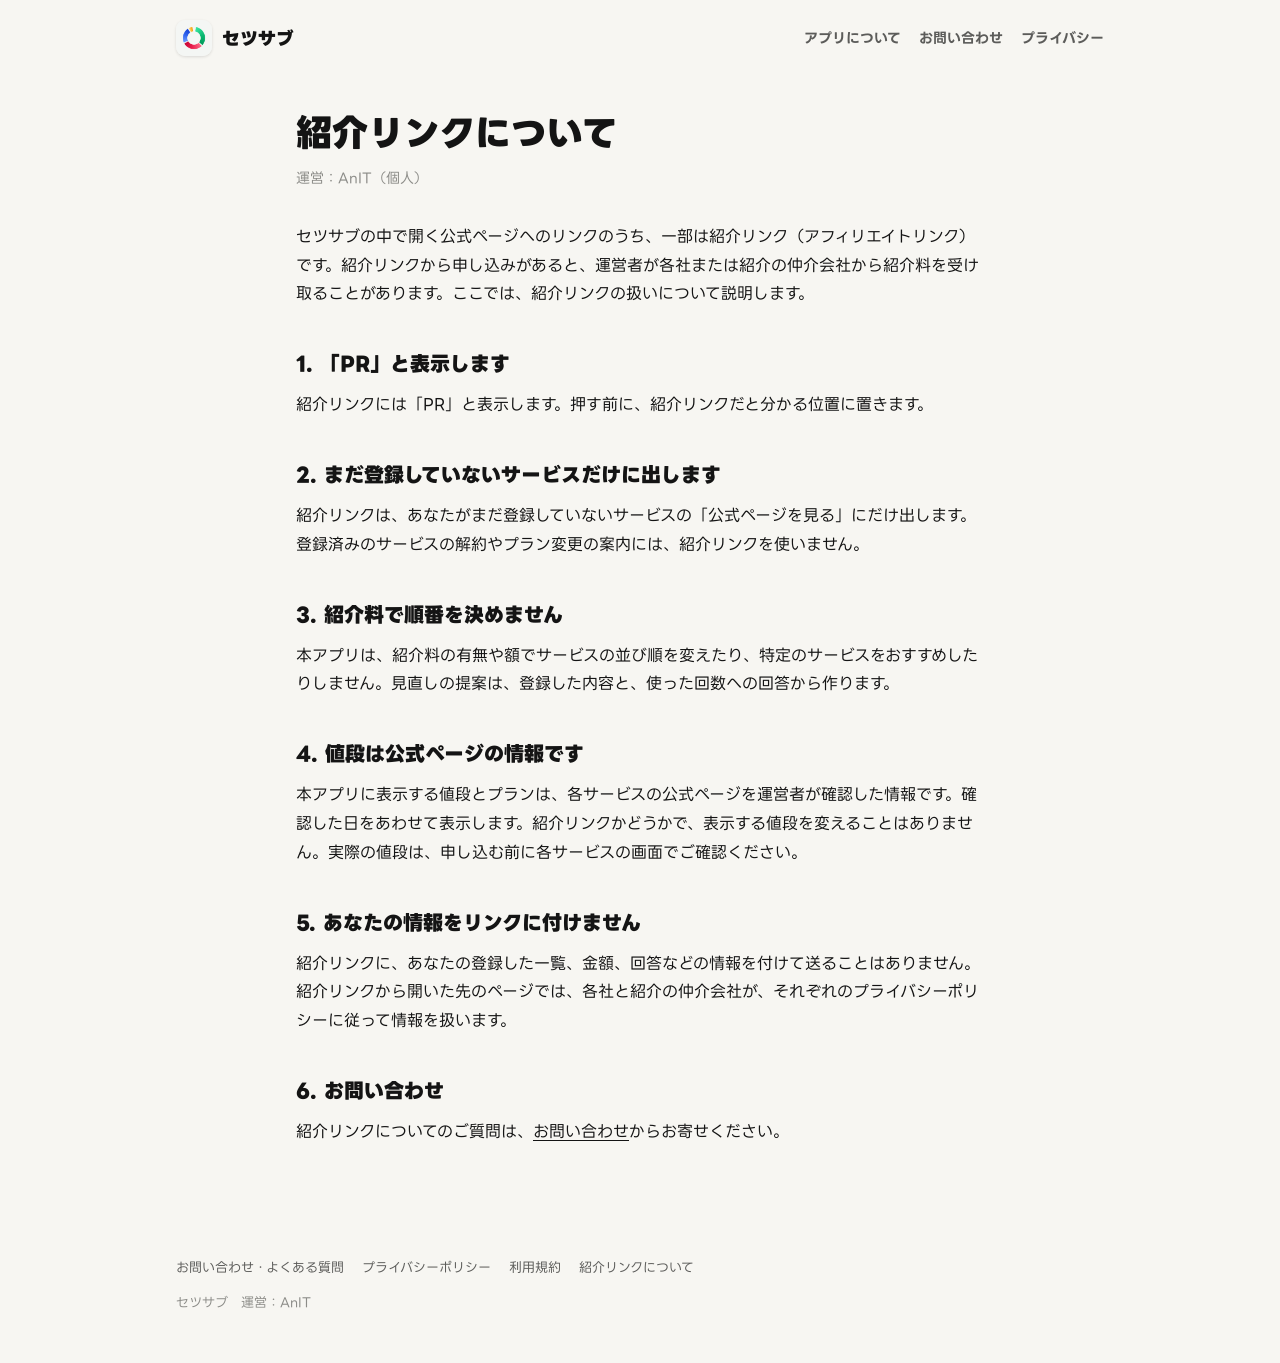
<file: docs/referral.html>
<!doctype html>
<html lang="ja">
<head>
<meta charset="utf-8">
<meta name="viewport" content="width=device-width, initial-scale=1">
<title>紹介リンクについて - セツサブ</title>
<meta name="description" content="セツサブのアプリ内にある紹介リンク（PR）の扱いについて">
<link rel="icon" href="img/icon.png">
<link rel="apple-touch-icon" href="img/icon.png">
<link rel="preconnect" href="https://fonts.googleapis.com">
<link rel="preconnect" href="https://fonts.gstatic.com" crossorigin>
<link rel="stylesheet" href="https://fonts.googleapis.com/css2?family=LINE+Seed+JP:wght@400;700;800&display=swap">
<link rel="stylesheet" href="style.css">
</head>
<body>
<header class="site-header">
  <div class="wrap">
    <a class="brand" href="index.html"><img src="img/icon.png" alt="">セツサブ</a>
    <nav class="site-nav" aria-label="サイト内">
      <a href="index.html">アプリについて</a>
      <a href="support.html">お問い合わせ</a>
      <a href="privacy.html">プライバシー</a>
    </nav>
  </div>
</header>

<main class="doc">
  <article class="wrap narrow">
    <h1>紹介リンクについて</h1>
    <p class="meta">運営：AnIT（個人）</p>

    <p>セツサブの中で開く公式ページへのリンクのうち、一部は紹介リンク（アフィリエイトリンク）です。紹介リンクから申し込みがあると、運営者が各社または紹介の仲介会社から紹介料を受け取ることがあります。ここでは、紹介リンクの扱いについて説明します。</p>

    <h2>1. 「PR」と表示します</h2>
    <p>紹介リンクには「PR」と表示します。押す前に、紹介リンクだと分かる位置に置きます。</p>

    <h2>2. まだ登録していないサービスだけに出します</h2>
    <p>紹介リンクは、あなたがまだ登録していないサービスの「公式ページを見る」にだけ出します。登録済みのサービスの解約やプラン変更の案内には、紹介リンクを使いません。</p>

    <h2>3. 紹介料で順番を決めません</h2>
    <p>本アプリは、紹介料の有無や額でサービスの並び順を変えたり、特定のサービスをおすすめしたりしません。見直しの提案は、登録した内容と、使った回数への回答から作ります。</p>

    <h2>4. 値段は公式ページの情報です</h2>
    <p>本アプリに表示する値段とプランは、各サービスの公式ページを運営者が確認した情報です。確認した日をあわせて表示します。紹介リンクかどうかで、表示する値段を変えることはありません。実際の値段は、申し込む前に各サービスの画面でご確認ください。</p>

    <h2>5. あなたの情報をリンクに付けません</h2>
    <p>紹介リンクに、あなたの登録した一覧、金額、回答などの情報を付けて送ることはありません。紹介リンクから開いた先のページでは、各社と紹介の仲介会社が、それぞれのプライバシーポリシーに従って情報を扱います。</p>

    <h2>6. お問い合わせ</h2>
    <p>紹介リンクについてのご質問は、<a href="support.html">お問い合わせ</a>からお寄せください。</p>
  </article>
</main>

<footer class="site-footer">
  <div class="wrap">
    <nav aria-label="サイトの案内">
      <a href="support.html">お問い合わせ・よくある質問</a>
      <a href="privacy.html">プライバシーポリシー</a>
      <a href="terms.html">利用規約</a>
      <a href="referral.html">紹介リンクについて</a>
    </nav>
    <p>セツサブ　運営：AnIT</p>
  </div>
</footer>
</body>
</html>
</file>
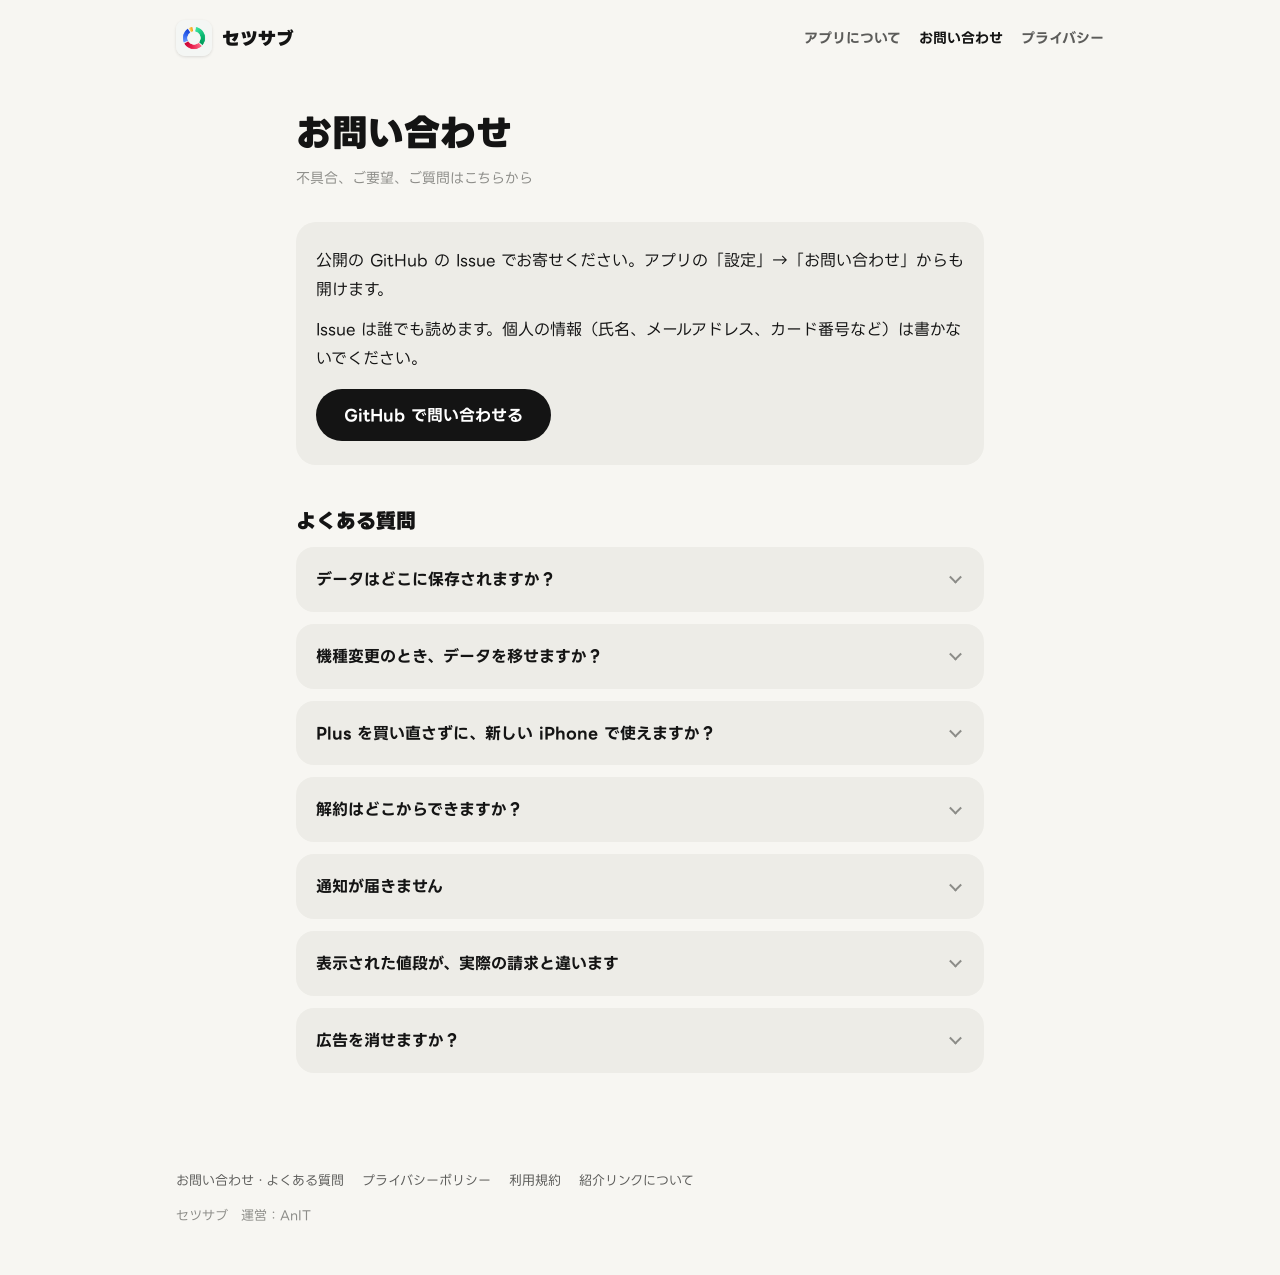
<file: docs/support.html>
<!doctype html>
<html lang="ja">
<head>
<meta charset="utf-8">
<meta name="viewport" content="width=device-width, initial-scale=1">
<title>お問い合わせ - セツサブ</title>
<meta name="description" content="セツサブへのお問い合わせと、よくある質問">
<link rel="icon" href="img/icon.png">
<link rel="apple-touch-icon" href="img/icon.png">
<link rel="preconnect" href="https://fonts.googleapis.com">
<link rel="preconnect" href="https://fonts.gstatic.com" crossorigin>
<link rel="stylesheet" href="https://fonts.googleapis.com/css2?family=LINE+Seed+JP:wght@400;700;800&display=swap">
<link rel="stylesheet" href="style.css">
</head>
<body>
<header class="site-header">
  <div class="wrap">
    <a class="brand" href="index.html"><img src="img/icon.png" alt="">セツサブ</a>
    <nav class="site-nav" aria-label="サイト内">
      <a href="index.html">アプリについて</a>
      <a href="support.html" aria-current="page">お問い合わせ</a>
      <a href="privacy.html">プライバシー</a>
    </nav>
  </div>
</header>

<main class="doc">
  <div class="wrap narrow">
    <h1>お問い合わせ</h1>
    <p class="meta">不具合、ご要望、ご質問はこちらから</p>

    <div class="contact">
      <p>公開の GitHub の Issue でお寄せください。アプリの「設定」→「お問い合わせ」からも開けます。</p>
      <p>Issue は誰でも読めます。個人の情報（氏名、メールアドレス、カード番号など）は書かないでください。</p>
      <a class="button" href="https://github.com/AnIT012/setsusub/issues/new/choose">GitHub で問い合わせる</a>
    </div>
    <!-- TODO: メールでも受け付ける場合は、ここに「メール：support@example.com」の行を足す（アプリの ContactInfo.swift と合わせる） -->

    <h2>よくある質問</h2>
    <div class="faq">
      <details>
        <summary>データはどこに保存されますか？</summary>
        <p>登録した内容は、お使いの iPhone の中に保存します。銀行やカードとはつながず、運営者のサーバーにも送りません。アプリを削除すると、データも消えます。</p>
      </details>
      <details>
        <summary>機種変更のとき、データを移せますか？</summary>
        <p>前の iPhone で「設定」→「バックアップを書き出す」でファイルに控え、新しい iPhone で「設定」→「バックアップから復元」を選ぶと移せます。Plus のクラウド保存は準備中です。</p>
      </details>
      <details>
        <summary>Plus を買い直さずに、新しい iPhone で使えますか？</summary>
        <p>購入したときと同じ Apple アカウントでログインし、セツサブ Plus の画面で「購入を復元」を押してください。もう一度お支払いいただく必要はありません。</p>
      </details>
      <details>
        <summary>解約はどこからできますか？</summary>
        <p>サービスの詳細の画面で「解約する」を押すと、App Store・Google Play・キャリア・公式サイトなど、入った場所ごとの解約ページを開きます。解約そのものは、開いたページで行ってください。本アプリが代わりに解約することはありません。</p>
      </details>
      <details>
        <summary>通知が届きません</summary>
        <p>iPhone の「設定」→「通知」→「セツサブ」で、通知が許可されているかを確かめてください。集中モードの間は届かないことがあります。通知のタイミングは、アプリの「設定」で変えられます。</p>
      </details>
      <details>
        <summary>表示された値段が、実際の請求と違います</summary>
        <p>表示する値段は、各サービスの公式ページを確認した日の情報です。確認した日は、プランを選ぶ画面に表示しています。ドルの値段は 1ドル＝150円で換算した概算で、為替や税で変わります。登録した値段は、サービスの詳細の画面から直せます。公式の値段が変わっていることに気づいたら、お問い合わせから教えてください。</p>
      </details>
      <details>
        <summary>広告を消せますか？</summary>
        <p>セツサブ Plus（買い切り）を購入すると、広告は表示されません。</p>
      </details>
    </div>
  </div>
</main>

<footer class="site-footer">
  <div class="wrap">
    <nav aria-label="サイトの案内">
      <a href="support.html">お問い合わせ・よくある質問</a>
      <a href="privacy.html">プライバシーポリシー</a>
      <a href="terms.html">利用規約</a>
      <a href="referral.html">紹介リンクについて</a>
    </nav>
    <p>セツサブ　運営：AnIT</p>
  </div>
</footer>
</body>
</html>
</file>
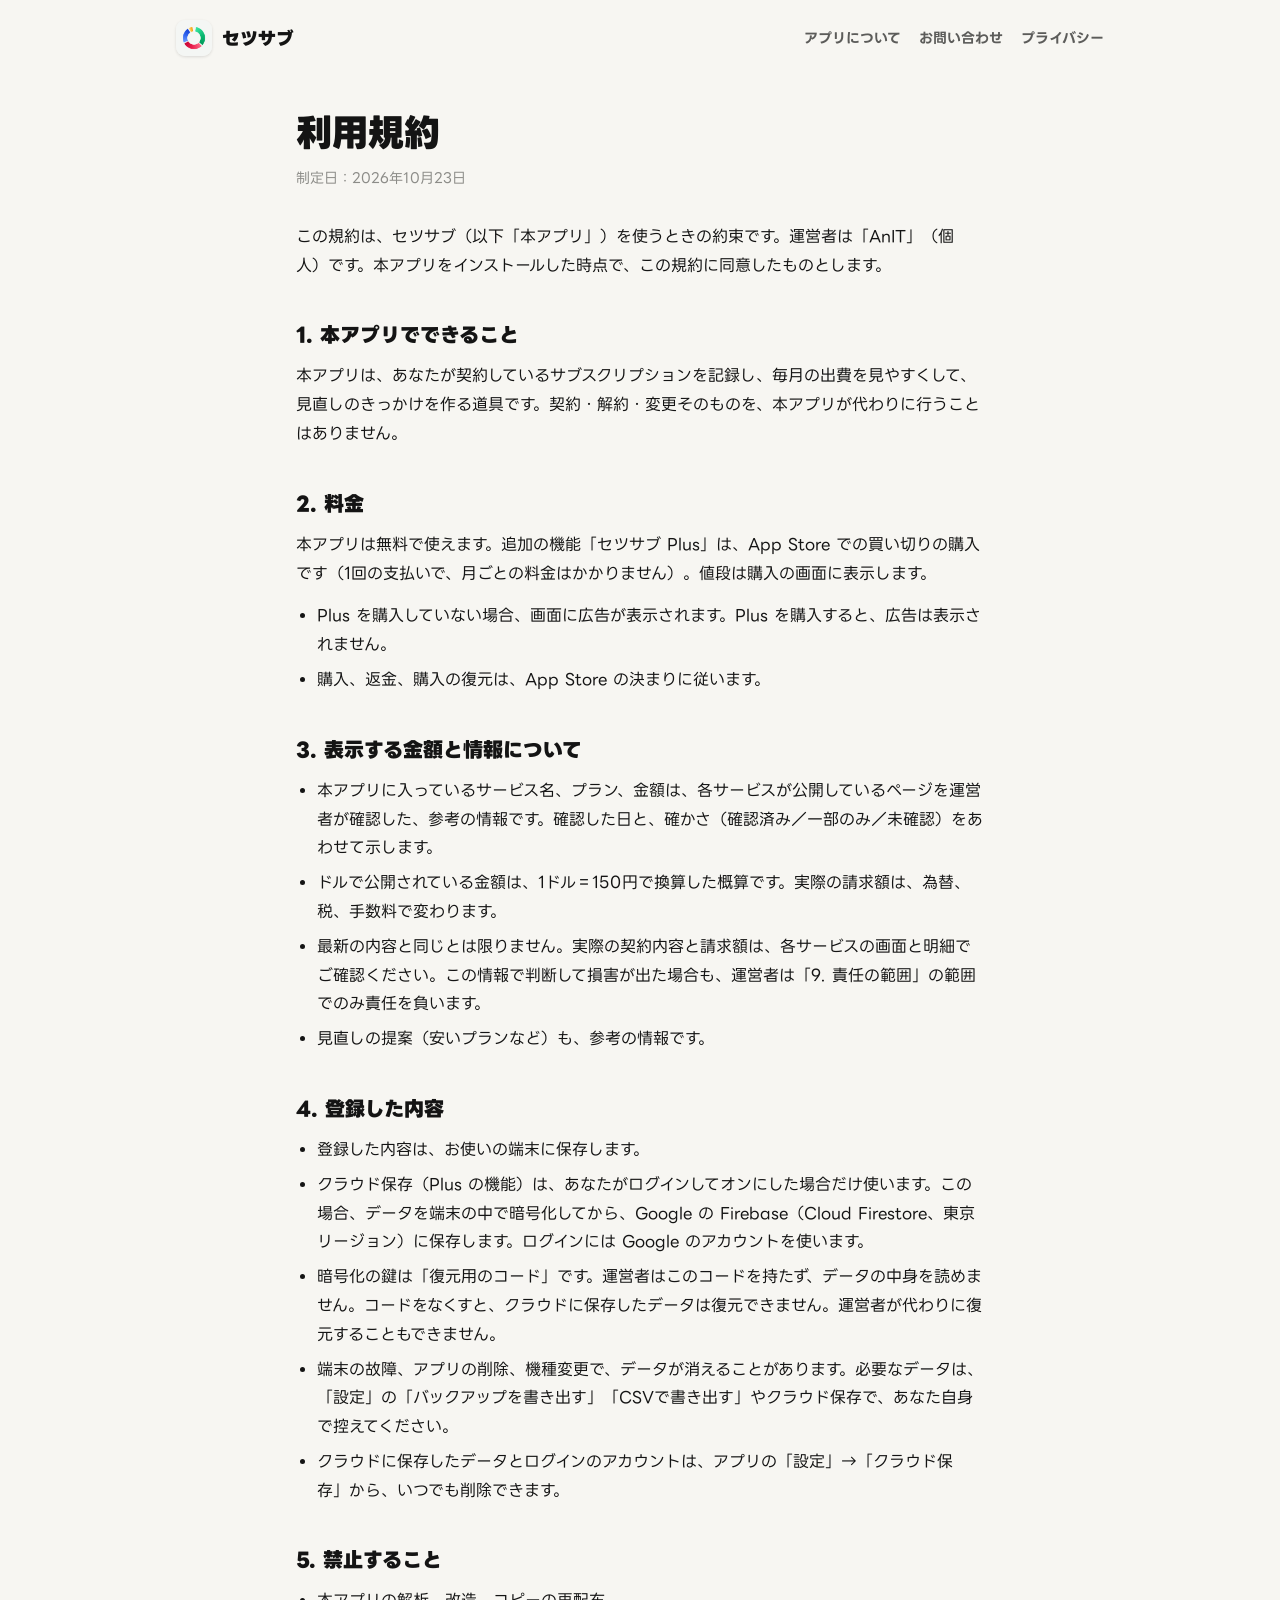
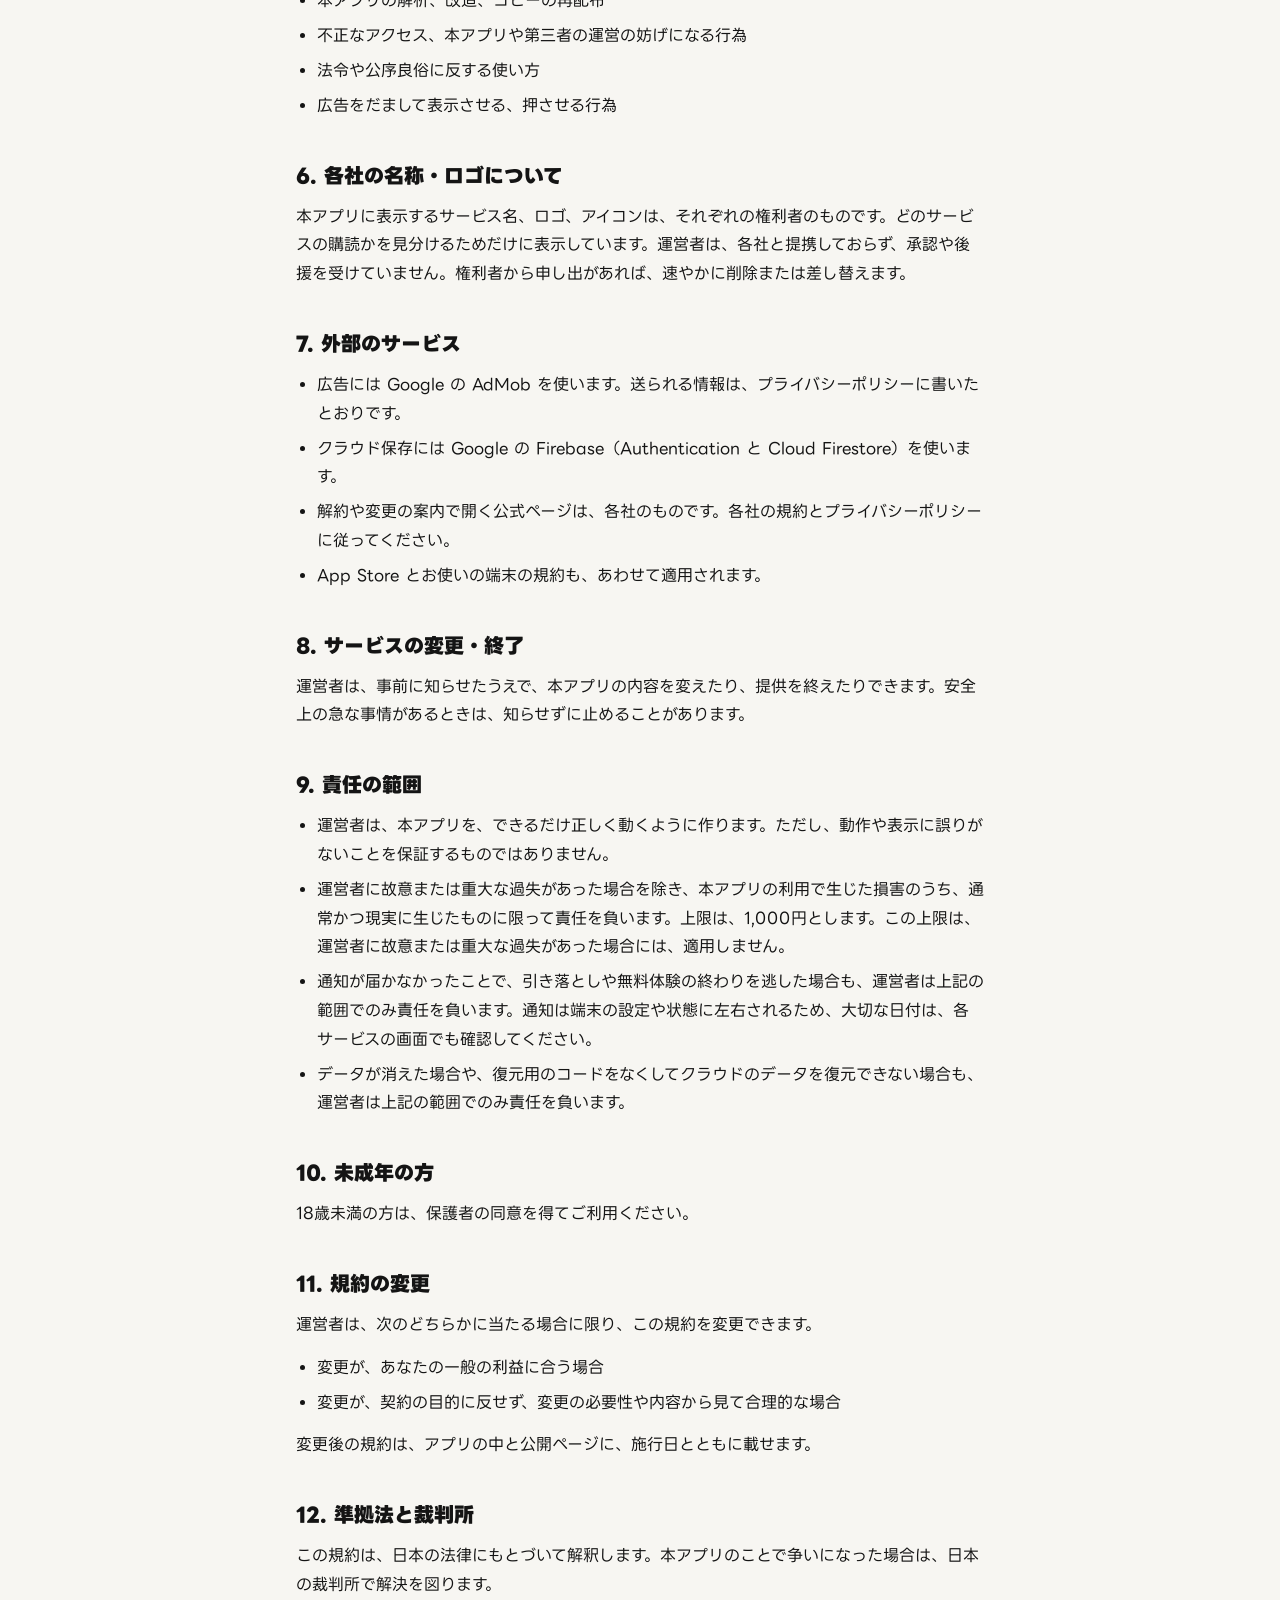
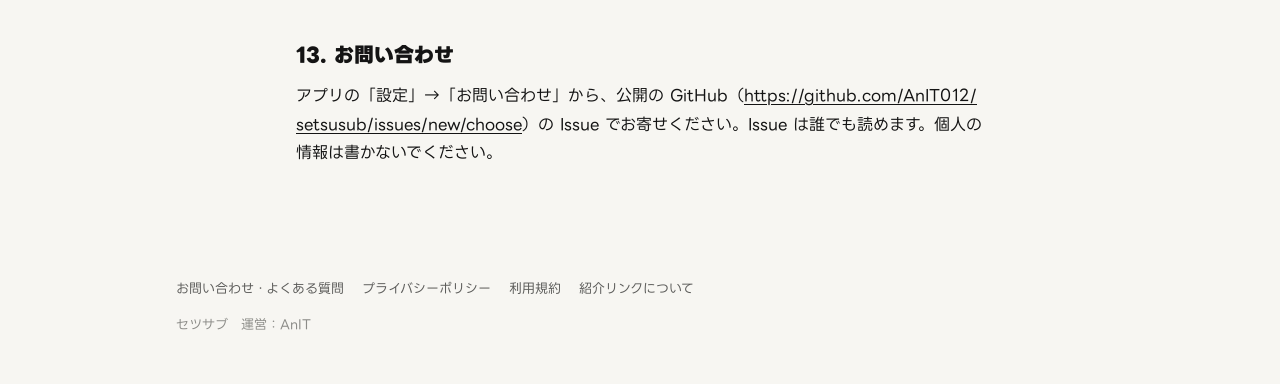
<file: docs/terms.html>
<!doctype html>
<html lang="ja">
<head>
<meta charset="utf-8">
<meta name="viewport" content="width=device-width, initial-scale=1">
<title>利用規約 - セツサブ</title>
<meta name="description" content="セツサブの利用規約">
<link rel="icon" href="img/icon.png">
<link rel="apple-touch-icon" href="img/icon.png">
<link rel="preconnect" href="https://fonts.googleapis.com">
<link rel="preconnect" href="https://fonts.gstatic.com" crossorigin>
<link rel="stylesheet" href="https://fonts.googleapis.com/css2?family=LINE+Seed+JP:wght@400;700;800&display=swap">
<link rel="stylesheet" href="style.css">
</head>
<body>
<header class="site-header">
  <div class="wrap">
    <a class="brand" href="index.html"><img src="img/icon.png" alt="">セツサブ</a>
    <nav class="site-nav" aria-label="サイト内">
      <a href="index.html">アプリについて</a>
      <a href="support.html">お問い合わせ</a>
      <a href="privacy.html">プライバシー</a>
    </nav>
  </div>
</header>

<main class="doc">
  <article class="wrap narrow">
    <h1>利用規約</h1>
    <p class="meta">制定日：2026年10月23日</p>
<p>この規約は、セツサブ（以下「本アプリ」）を使うときの約束です。運営者は「AnIT」（個人）です。本アプリをインストールした時点で、この規約に同意したものとします。</p>
<h2>1. 本アプリでできること</h2>
<p>本アプリは、あなたが契約しているサブスクリプションを記録し、毎月の出費を見やすくして、見直しのきっかけを作る道具です。契約・解約・変更そのものを、本アプリが代わりに行うことはありません。</p>
<h2>2. 料金</h2>
<p>本アプリは無料で使えます。追加の機能「セツサブ Plus」は、App Store での買い切りの購入です（1回の支払いで、月ごとの料金はかかりません）。値段は購入の画面に表示します。</p>
<ul>
  <li>Plus を購入していない場合、画面に広告が表示されます。Plus を購入すると、広告は表示されません。</li>
  <li>購入、返金、購入の復元は、App Store の決まりに従います。</li>
</ul>
<h2>3. 表示する金額と情報について</h2>
<ul>
  <li>本アプリに入っているサービス名、プラン、金額は、各サービスが公開しているページを運営者が確認した、参考の情報です。確認した日と、確かさ（確認済み／一部のみ／未確認）をあわせて示します。</li>
  <li>ドルで公開されている金額は、1ドル＝150円で換算した概算です。実際の請求額は、為替、税、手数料で変わります。</li>
  <li>最新の内容と同じとは限りません。実際の契約内容と請求額は、各サービスの画面と明細でご確認ください。この情報で判断して損害が出た場合も、運営者は「9. 責任の範囲」の範囲でのみ責任を負います。</li>
  <li>見直しの提案（安いプランなど）も、参考の情報です。</li>
</ul>
<h2>4. 登録した内容</h2>
<ul>
  <li>登録した内容は、お使いの端末に保存します。</li>
  <li>クラウド保存（Plus の機能）は、あなたがログインしてオンにした場合だけ使います。この場合、データを端末の中で暗号化してから、Google の Firebase（Cloud Firestore、東京リージョン）に保存します。ログインには Google のアカウントを使います。</li>
  <li>暗号化の鍵は「復元用のコード」です。運営者はこのコードを持たず、データの中身を読めません。コードをなくすと、クラウドに保存したデータは復元できません。運営者が代わりに復元することもできません。</li>
  <li>端末の故障、アプリの削除、機種変更で、データが消えることがあります。必要なデータは、「設定」の「バックアップを書き出す」「CSVで書き出す」やクラウド保存で、あなた自身で控えてください。</li>
  <li>クラウドに保存したデータとログインのアカウントは、アプリの「設定」→「クラウド保存」から、いつでも削除できます。</li>
</ul>
<h2>5. 禁止すること</h2>
<ul>
  <li>本アプリの解析、改造、コピーの再配布</li>
  <li>不正なアクセス、本アプリや第三者の運営の妨げになる行為</li>
  <li>法令や公序良俗に反する使い方</li>
  <li>広告をだまして表示させる、押させる行為</li>
</ul>
<h2>6. 各社の名称・ロゴについて</h2>
<p>本アプリに表示するサービス名、ロゴ、アイコンは、それぞれの権利者のものです。どのサービスの購読かを見分けるためだけに表示しています。運営者は、各社と提携しておらず、承認や後援を受けていません。権利者から申し出があれば、速やかに削除または差し替えます。</p>
<h2>7. 外部のサービス</h2>
<ul>
  <li>広告には Google の AdMob を使います。送られる情報は、プライバシーポリシーに書いたとおりです。</li>
  <li>クラウド保存には Google の Firebase（Authentication と Cloud Firestore）を使います。</li>
  <li>解約や変更の案内で開く公式ページは、各社のものです。各社の規約とプライバシーポリシーに従ってください。</li>
  <li>App Store とお使いの端末の規約も、あわせて適用されます。</li>
</ul>
<h2>8. サービスの変更・終了</h2>
<p>運営者は、事前に知らせたうえで、本アプリの内容を変えたり、提供を終えたりできます。安全上の急な事情があるときは、知らせずに止めることがあります。</p>
<h2>9. 責任の範囲</h2>
<ul>
  <li>運営者は、本アプリを、できるだけ正しく動くように作ります。ただし、動作や表示に誤りがないことを保証するものではありません。</li>
  <li>運営者に故意または重大な過失があった場合を除き、本アプリの利用で生じた損害のうち、通常かつ現実に生じたものに限って責任を負います。上限は、1,000円とします。この上限は、運営者に故意または重大な過失があった場合には、適用しません。</li>
  <li>通知が届かなかったことで、引き落としや無料体験の終わりを逃した場合も、運営者は上記の範囲でのみ責任を負います。通知は端末の設定や状態に左右されるため、大切な日付は、各サービスの画面でも確認してください。</li>
  <li>データが消えた場合や、復元用のコードをなくしてクラウドのデータを復元できない場合も、運営者は上記の範囲でのみ責任を負います。</li>
</ul>
<h2>10. 未成年の方</h2>
<p>18歳未満の方は、保護者の同意を得てご利用ください。</p>
<h2>11. 規約の変更</h2>
<p>運営者は、次のどちらかに当たる場合に限り、この規約を変更できます。</p>
<ul>
  <li>変更が、あなたの一般の利益に合う場合</li>
  <li>変更が、契約の目的に反せず、変更の必要性や内容から見て合理的な場合</li>
</ul>
<p>変更後の規約は、アプリの中と公開ページに、施行日とともに載せます。</p>
<h2>12. 準拠法と裁判所</h2>
<p>この規約は、日本の法律にもとづいて解釈します。本アプリのことで争いになった場合は、日本の裁判所で解決を図ります。</p>
<h2>13. お問い合わせ</h2>
<p>アプリの「設定」→「お問い合わせ」から、公開の GitHub（<a href="https://github.com/AnIT012/setsusub/issues/new/choose">https://github.com/AnIT012/setsusub/issues/new/choose</a>）の Issue でお寄せください。Issue は誰でも読めます。個人の情報は書かないでください。</p>
  </article>
</main>

<footer class="site-footer">
  <div class="wrap">
    <nav aria-label="サイトの案内">
      <a href="support.html">お問い合わせ・よくある質問</a>
      <a href="privacy.html">プライバシーポリシー</a>
      <a href="terms.html">利用規約</a>
      <a href="referral.html">紹介リンクについて</a>
    </nav>
    <p>セツサブ　運営：AnIT</p>
  </div>
</footer>
</body>
</html>
</file>
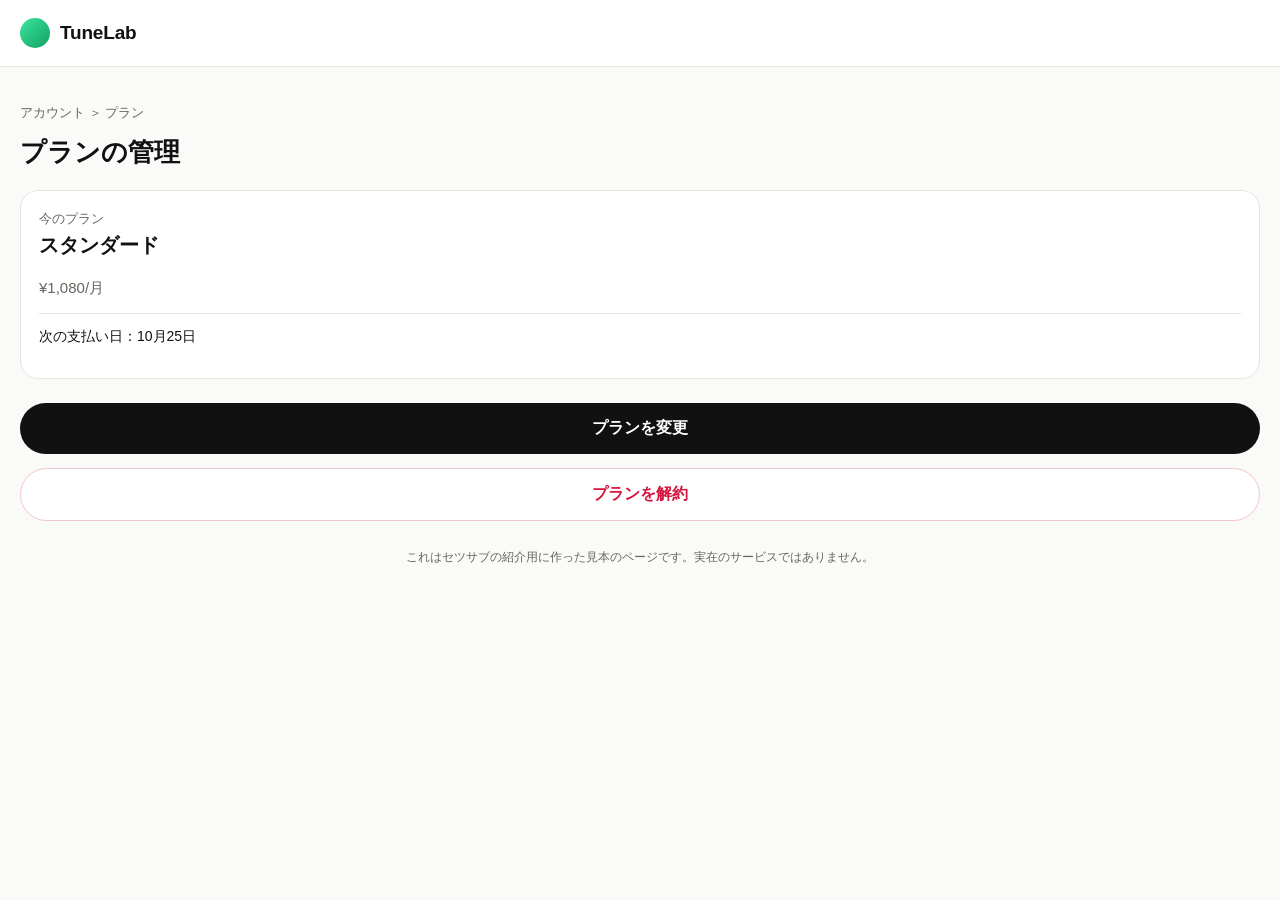
<file: docs/demo/cancel.html>
<!doctype html>
<html lang="ja">
<head>
<meta charset="utf-8">
<meta name="viewport" content="width=device-width, initial-scale=1, viewport-fit=cover">
<meta name="robots" content="noindex">
<title>プランの管理（見本）</title>
<style>
:root { --c: #12A05F; --ink: #111; --ink-2: #66665F; --line: #E6E6E1; --bg: #FAFAF8; }
* { box-sizing: border-box; }
body { margin: 0; background: var(--bg); color: var(--ink); font-family: -apple-system, "Hiragino Sans", sans-serif; }
header { display: flex; align-items: center; gap: 10px; padding: 18px 20px; background: #fff; border-bottom: 1px solid var(--line); }
header .logo { width: 30px; height: 30px; border-radius: 50%; background: linear-gradient(135deg, #3BE6A0, var(--c)); }
header b { font-size: 19px; letter-spacing: -.01em; }
main { padding: 24px 20px 40px; }
.crumb { font-size: 13px; color: var(--ink-2); }
h1 { margin: 6px 0 20px; font-size: 26px; }
.plan { background: #fff; border: 1px solid var(--line); border-radius: 18px; padding: 18px; }
.plan small { color: var(--ink-2); font-size: 13px; }
.plan .name { margin-top: 4px; font-size: 20px; font-weight: 700; }
.plan .price { margin-top: 2px; font-size: 15px; color: var(--ink-2); }
.plan .next { margin-top: 14px; padding-top: 14px; border-top: 1px solid var(--line); font-size: 14px; }
.btn { display: block; width: 100%; margin-top: 14px; padding: 15px; border: 0; border-radius: 999px; font-size: 16px; font-weight: 700; }
.change { background: var(--ink); color: #fff; margin-top: 24px; }
.cancel { background: #fff; color: #D4143C; border: 1.5px solid #F2C4CD; }
.note { margin-top: 28px; font-size: 12px; color: var(--ink-2); text-align: center; }
</style>
</head>
<body>
<header><span class="logo"></span><b id="svc">TuneLab</b></header>
<main>
  <p class="crumb">アカウント ＞ プラン</p>
  <h1>プランの管理</h1>
  <section class="plan">
    <small>今のプラン</small>
    <p class="name">スタンダード</p>
    <p class="price">¥1,080/月</p>
    <p class="next">次の支払い日：10月25日</p>
  </section>
  <button class="btn change" type="button">プランを変更</button>
  <button class="btn cancel" type="button">プランを解約</button>
  <p class="note">これはセツサブの紹介用に作った見本のページです。実在のサービスではありません。</p>
</main>
<script>
try { var s = new URLSearchParams(location.search).get('s'); if (s) { document.getElementById('svc').textContent = s.slice(0, 30); } } catch (e) {}
</script>
</body>
</html>
</file>
<file: docs/lp-base.css>
/* セツサブ LP 3案の共通部分（色・文字・電話の枠・上下の帯）。各案の形は各 index.html の中 */

:root {
  --bg: #FAFAF8;
  --surface: #F0EFEA;
  --surface-2: #E7E6E0;
  --ink: #111111;
  --ink-2: #55554F;
  --ink-3: #8A8A84;
  --line: #E2E1DB;
  --blue: #3693F3;
  --green: #1ED760;
  --green-ink: #0F8A43;
  --orange: #F5A524;
  --red: #E11D3A;
  --button-bg: #111111;
  --button-ink: #FFFFFF;
  --bezel: #121212;
  --bezel-edge: #2A2A2A;
  color-scheme: light dark;
}

@media (prefers-color-scheme: dark) {
  :root:not([data-theme="light"]) {
    --bg: #0E0E0E;
    --surface: #1A1A1B;
    --surface-2: #242425;
    --ink: #F3F3F1;
    --ink-2: #B2B2AD;
    --ink-3: #7E7E7A;
    --line: #2A2A2B;
    --green-ink: #3DDC79;
    --button-bg: #F3F3F1;
    --button-ink: #111111;
    --bezel: #3A3A3D;
    --bezel-edge: rgba(255,255,255,.32);
  }
}
:root[data-theme="dark"] {
  --bg: #0E0E0E; --surface: #1A1A1B; --surface-2: #242425; --ink: #F3F3F1; --ink-2: #B2B2AD;
  --ink-3: #7E7E7A; --line: #2A2A2B; --green-ink: #3DDC79; --button-bg: #F3F3F1; --button-ink: #111111;
  --bezel: #3A3A3D; --bezel-edge: rgba(255,255,255,.32);
}

*, *::before, *::after { box-sizing: border-box; }
html { -webkit-text-size-adjust: 100%; }
body {
  margin: 0;
  background: var(--bg);
  color: var(--ink);
  font-family: "LINE Seed JP", -apple-system, BlinkMacSystemFont, "Hiragino Sans", "Hiragino Kaku Gothic ProN", "Noto Sans JP", sans-serif;
  font-size: 16px;
  line-height: 1.8;
  overflow-x: hidden;
  word-break: normal;
  overflow-wrap: anywhere;
  line-break: strict;
}
img, video { display: block; max-width: 100%; }
a { color: inherit; text-underline-offset: 3px; text-decoration-thickness: 1px; }
h1, h2, h3 { margin: 0; line-height: 1.35; font-weight: 800; letter-spacing: .01em; }
p { margin: 0; }
/* 見出しの改行を語の切れ目で（Chrome / Safari 17.4+）。効かない所は <wbr> と nowrap の span で守る */
h1, h2, h3, .lead, .pain, .big { text-wrap: balance; word-break: auto-phrase; }
.nw { white-space: nowrap; }

.wrap { width: 100%; max-width: 1120px; margin: 0 auto; padding: 0 16px; }

/* 上の帯 */
.site-header { padding: 16px 0; }
.site-header .wrap { display: flex; align-items: center; justify-content: space-between; gap: 12px; }
.brand { display: flex; align-items: center; gap: 10px; text-decoration: none; font-weight: 800; font-size: 18px; }
.brand img { width: 34px; height: 34px; border-radius: 8px; box-shadow: 0 1px 3px rgba(0,0,0,.12); }
.site-nav { display: flex; gap: 18px; font-size: 14px; }
.site-nav a { text-decoration: none; color: var(--ink-2); }
.site-nav a:hover { color: var(--ink); }
@media (max-width: 520px) { .site-nav .opt { display: none; } }

/* ボタン */
.button {
  display: inline-flex; align-items: center; justify-content: center; gap: 8px;
  min-height: 52px; padding: 0 26px; border-radius: 999px;
  background: var(--button-bg); color: var(--button-ink);
  font-weight: 800; font-size: 16px; text-decoration: none;
  transition: transform .12s ease-out;
}
.button:hover { color: var(--button-ink); }
.button:active { transform: scale(.97); }
.button svg { width: 18px; height: 18px; }
.cta-note { font-size: 13px; color: var(--ink-2); }

/* 電話の枠：本物の画面写真を CSS で縮めて入れる。状態バーは写真の中の本物 */
.phone {
  --w: 300px;
  position: relative;
  width: var(--w);
  max-width: 100%;
  padding: calc(var(--w) * .032);
  border-radius: calc(var(--w) * .165);
  background: var(--bezel);
  box-shadow: 0 0 0 1px var(--bezel-edge) inset, 0 24px 60px -24px rgba(0,0,0,.35), 0 2px 6px rgba(0,0,0,.12);
  flex: none;
}
.phone .screen {
  position: relative;
  overflow: hidden;
  border-radius: calc(var(--w) * .135);
  aspect-ratio: 1206 / 2622;
  background: #000;
}
.phone .screen > img, .phone .screen > video {
  position: absolute; inset: 0; width: 100%; height: 100%; object-fit: cover;
}

.shot-note { font-size: 12px; color: var(--ink-3); }

/* Plus の印（アプリの Plus の札と同じ4色の縁） */
.plus-tag {
  display: inline-block; padding: 0 10px; border-radius: 999px; font-size: .62em; font-weight: 800; line-height: 1.7;
  border: 2px solid transparent;
  background: linear-gradient(var(--bg), var(--bg)) padding-box, linear-gradient(90deg, var(--blue), var(--green), var(--orange), var(--red)) border-box;
  vertical-align: .2em;
}
.soon { display: inline-block; font-size: 11px; font-weight: 700; padding: 0 8px; border-radius: 999px; background: var(--surface-2); color: var(--ink-2); line-height: 1.8; vertical-align: .15em; margin-left: 6px; }

/* 下の帯 */
.site-footer { padding: 40px 0 56px; border-top: 1px solid var(--line); font-size: 13px; color: var(--ink-2); }
.site-footer nav { display: flex; flex-wrap: wrap; gap: 8px 20px; margin-bottom: 12px; }
.site-footer a { text-decoration: none; }
.site-footer a:hover { color: var(--ink); }

@media (prefers-reduced-motion: reduce) {
  *, *::before, *::after { animation: none !important; transition: none !important; }
}
</file>
<file: docs/style.css>
/* セツサブ サポートサイト。ビルドなし・この1枚だけ */

:root {
  --bg: #F7F6F2;
  --surface: #EDECE7;
  --ink: #141414;
  --ink-2: #5C5C5A;
  --ink-3: #8C8C88;
  --line: #E0DFD9;
  --blue: #3693F3;
  --green: #1ED760;
  --green-ink: #12924A;
  --orange: #F5A524;
  --red: #E11D3A;
  --button-bg: #141414;
  --button-ink: #FFFFFF;
  color-scheme: light dark;
}

@media (prefers-color-scheme: dark) {
  :root {
    --bg: #111111;
    --surface: #1E1E1F;
    --ink: #F3F3F1;
    --ink-2: #AEAEAA;
    --ink-3: #7E7E7A;
    --line: #2C2C2D;
    --green-ink: #3DDC79;
    --button-bg: #F3F3F1;
    --button-ink: #111111;
  }
}

*, *::before, *::after { box-sizing: border-box; }

html { -webkit-text-size-adjust: 100%; }

body {
  margin: 0;
  background: var(--bg);
  color: var(--ink);
  font-family: "LINE Seed JP", -apple-system, BlinkMacSystemFont, "Hiragino Sans", "Hiragino Kaku Gothic ProN", "Noto Sans JP", sans-serif;
  font-size: 16px;
  line-height: 1.8;
  overflow-x: hidden;
}

img { max-width: 100%; height: auto; display: block; }

a { color: inherit; text-underline-offset: 3px; text-decoration-thickness: 1px; }
a:hover { color: var(--blue); }

.wrap {
  width: 100%;
  max-width: 960px;
  margin: 0 auto;
  padding: 0 16px;
}
.wrap.narrow { max-width: 720px; }

/* 上の帯 */
.site-header {
  padding: 20px 0;
}
.site-header .wrap {
  display: flex;
  align-items: center;
  justify-content: space-between;
  gap: 16px;
  flex-wrap: wrap;
}
.brand {
  display: flex;
  align-items: center;
  gap: 10px;
  text-decoration: none;
  font-weight: 800;
  font-size: 18px;
}
.brand img { width: 36px; height: 36px; border-radius: 9px; box-shadow: 0 1px 3px rgba(0,0,0,.12); }
.site-nav {
  display: flex;
  gap: 4px 18px;
  flex-wrap: wrap;
  font-size: 14px;
}
.site-nav a { text-decoration: none; color: var(--ink-2); font-weight: 700; }
.site-nav a:hover, .site-nav a[aria-current="page"] { color: var(--ink); }

/* 最初の面 */
.hero {
  padding: 40px 0 56px;
}
.hero-grid {
  display: grid;
  gap: 40px;
  align-items: center;
}
.hero-icon { width: 88px; height: 88px; border-radius: 20px; margin-bottom: 24px; box-shadow: 0 1px 2px rgba(0,0,0,.08), 0 8px 24px rgba(0,0,0,.08); }
.hero h1 {
  margin: 0;
  font-size: 34px;
  line-height: 1.3;
  font-weight: 800;
  letter-spacing: 0.01em;
}
.hero .lead {
  margin: 16px 0 0;
  font-size: 17px;
  color: var(--ink-2);
}
.cta {
  margin-top: 28px;
  display: flex;
  flex-wrap: wrap;
  align-items: center;
  gap: 12px 16px;
}
.button {
  display: inline-flex;
  align-items: center;
  justify-content: center;
  min-height: 52px;
  padding: 0 28px;
  border-radius: 999px;
  background: var(--button-bg);
  color: var(--button-ink);
  font-weight: 700;
  text-decoration: none;
}
.button:hover { color: var(--button-ink); opacity: 0.88; }
.cta .note { font-size: 13px; color: var(--ink-3); }

/* 画面の見本 */
.shots {
  display: flex;
  gap: 16px;
  overflow-x: auto;
  scroll-snap-type: x mandatory;
  padding-bottom: 8px;
  margin: 0 -16px;
  padding-left: 16px;
  padding-right: 16px;
  scrollbar-width: none;
}
.shots::-webkit-scrollbar { display: none; }
.shots figure {
  flex: 0 0 62%;
  max-width: 240px;
  margin: 0;
  scroll-snap-align: start;
}
.shots img {
  border-radius: 24px;
  background: var(--surface);
}
.shots figcaption {
  margin-top: 10px;
  font-size: 13px;
  line-height: 1.6;
  color: var(--ink-2);
}
.shots-note { margin-top: 12px; font-size: 12px; color: var(--ink-3); }

/* 節 */
section { padding: 48px 0; }
.section-title {
  margin: 0 0 8px;
  font-size: 24px;
  line-height: 1.4;
  font-weight: 800;
}
.section-lead { margin: 0 0 28px; color: var(--ink-2); }

/* 札：色は小さい印にだけ使う */
.cards {
  display: grid;
  gap: 12px;
}
.card {
  background: var(--surface);
  border-radius: 20px;
  padding: 22px 20px;
}
.card h3 {
  margin: 0 0 6px;
  font-size: 17px;
  line-height: 1.5;
  font-weight: 700;
  display: flex;
  align-items: center;
  gap: 10px;
}
.card p { margin: 0; font-size: 15px; color: var(--ink-2); }
.dot {
  flex: 0 0 auto;
  width: 10px;
  height: 10px;
  border-radius: 50%;
  background: var(--ink-3);
}
.dot.blue { background: var(--blue); }
.dot.green { background: var(--green); }
.dot.orange { background: var(--orange); }
.dot.red { background: var(--red); }

/* Plus */
.plus-head {
  display: flex;
  align-items: baseline;
  flex-wrap: wrap;
  gap: 4px 12px;
}
.plus-head .section-title span { color: var(--green-ink); }
.price {
  font-size: 15px;
  font-weight: 700;
  color: var(--ink-2);
}
.plus-list {
  list-style: none;
  margin: 0;
  padding: 0;
  display: grid;
  gap: 0;
}
.plus-list li {
  padding: 16px 0;
  border-top: 1px solid var(--line);
}
.plus-list li:first-child { border-top: 0; padding-top: 4px; }
.plus-list strong { display: block; font-weight: 700; }
.plus-list span { color: var(--ink-2); font-size: 15px; }
.tag {
  display: inline-block;
  margin-left: 8px;
  padding: 0 10px;
  border-radius: 999px;
  background: var(--bg);
  color: var(--ink-2);
  font-size: 12px;
  font-weight: 700;
  line-height: 22px;
  vertical-align: 2px;
}

/* 文書のページ */
.doc { padding: 24px 0 56px; }
.doc h1 {
  margin: 8px 0 8px;
  font-size: 30px;
  line-height: 1.35;
  font-weight: 800;
}
.doc .meta { margin: 0 0 32px; color: var(--ink-3); font-size: 14px; }
.doc h2 {
  margin: 40px 0 12px;
  font-size: 20px;
  line-height: 1.5;
  font-weight: 800;
}
.doc p, .doc li { font-size: 16px; }
.doc p { margin: 0 0 14px; }
.doc ul { margin: 0 0 14px; padding-left: 1.3em; }
.doc li { margin: 6px 0; }
.doc a { word-break: break-all; }
.table-scroll {
  overflow-x: auto;
  margin: 0 0 16px;
  border-radius: 16px;
  background: var(--surface);
}
.doc table {
  width: 100%;
  min-width: 520px;
  border-collapse: collapse;
  font-size: 14px;
  line-height: 1.6;
}
.doc th, .doc td {
  text-align: left;
  vertical-align: top;
  padding: 12px 14px;
  border-top: 1px solid var(--line);
}
.doc thead th { border-top: 0; font-weight: 700; }

/* よくある質問 */
.faq { display: grid; gap: 12px; }
.faq details {
  background: var(--surface);
  border-radius: 18px;
  padding: 0 20px;
}
.faq summary {
  cursor: pointer;
  list-style: none;
  padding: 18px 28px 18px 0;
  font-weight: 700;
  position: relative;
}
.faq summary::-webkit-details-marker { display: none; }
.faq summary::after {
  content: "";
  position: absolute;
  right: 4px;
  top: 50%;
  width: 9px;
  height: 9px;
  border-right: 2px solid var(--ink-3);
  border-bottom: 2px solid var(--ink-3);
  transform: translateY(-70%) rotate(45deg);
}
.faq details[open] summary::after { transform: translateY(-30%) rotate(-135deg); }
.faq details p { margin: 0 0 18px; color: var(--ink-2); font-size: 15px; }

.contact {
  background: var(--surface);
  border-radius: 20px;
  padding: 24px 20px;
  margin: 0 0 16px;
}
.contact p { margin: 0 0 12px; }
.contact .button { margin-top: 4px; }

/* 下の帯 */
.site-footer {
  padding: 40px 0 48px;
  font-size: 13px;
  color: var(--ink-3);
}
.site-footer nav {
  display: flex;
  flex-wrap: wrap;
  gap: 6px 18px;
  margin-bottom: 12px;
}
.site-footer a { color: var(--ink-2); text-decoration: none; }
.site-footer a:hover { color: var(--ink); }
.site-footer p { margin: 0; }

@media (min-width: 720px) {
  .hero { padding: 64px 0 72px; }
  .hero h1 { font-size: 44px; }
  .cards { grid-template-columns: repeat(2, 1fr); gap: 16px; }
  .card { padding: 28px 26px; }
  .shots { margin: 0; padding-left: 0; padding-right: 0; overflow: visible; }
  .shots figure { flex: 1 1 0; max-width: none; }
  .section-title { font-size: 28px; }
  .doc h1 { font-size: 36px; }
  .plus-box { display: grid; grid-template-columns: 1fr 1.4fr; gap: 40px; align-items: start; }
}
</file>
